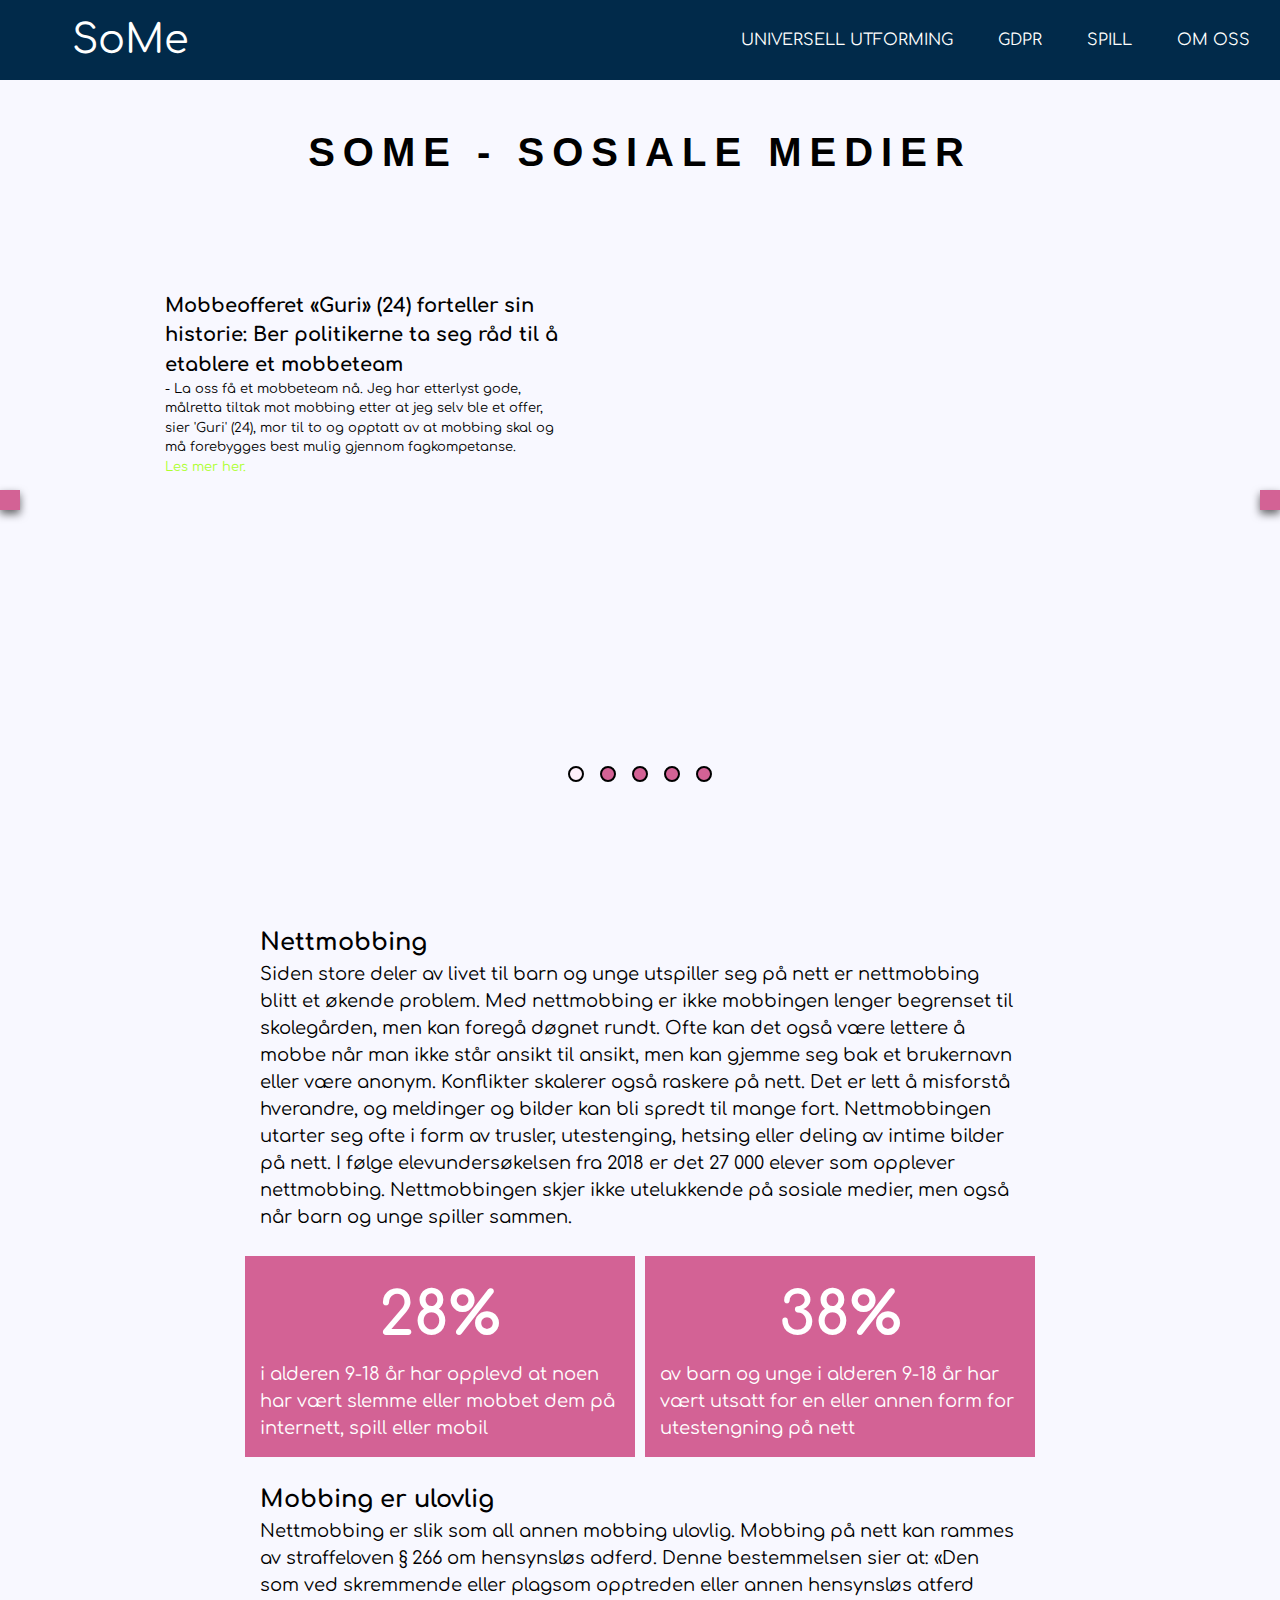
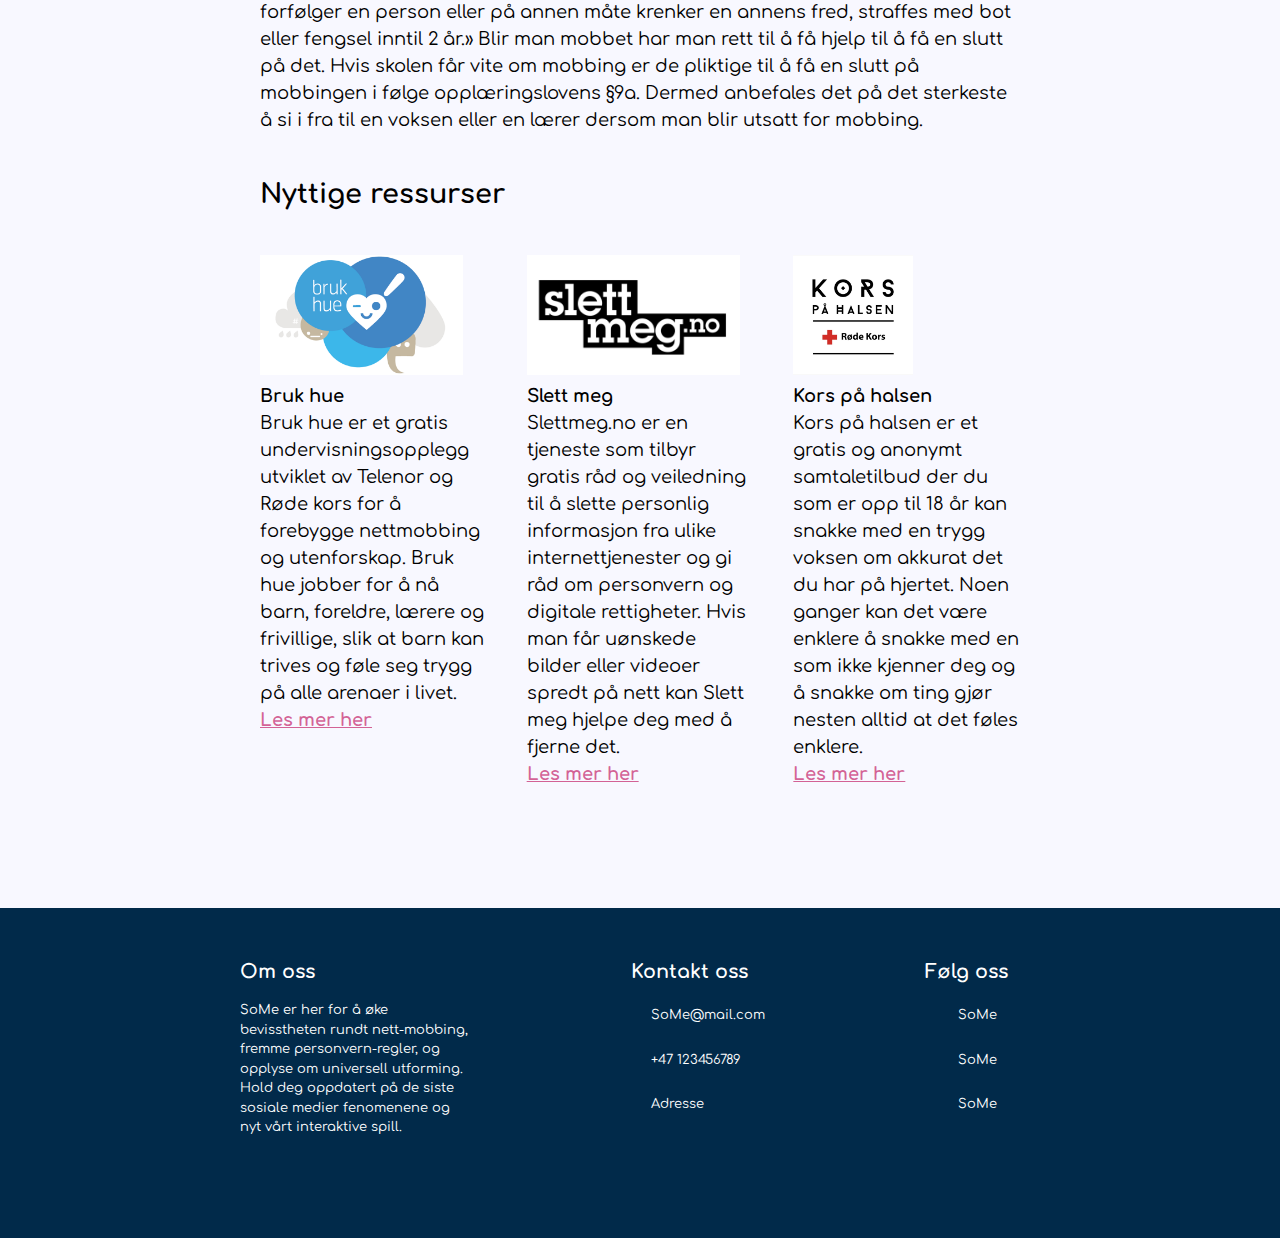
<file: index.html>
<!DOCTYPE html>
<html lang="no">

<head>
    <meta charset="UTF-8">
    <meta name="viewport" content="width=device-width, initial-scale=1.0">
    <link rel="stylesheet" href="https://cdnjs.cloudflare.com/ajax/libs/font-awesome/6.4.2/css/all.min.css"
        integrity="sha512-z3gLpd7yknf1YoNbCzqRKc4qyor8gaKU1qmn+CShxbuBusANI9QpRohGBreCFkKxLhei6S9CQXFEbbKuqLg0DA=="
        crossorigin="anonymous" referrerpolicy="no-referrer">
    <link rel="stylesheet" href="style.css">
    <link rel="stylesheet" href="slideshow.css">
    <link rel="stylesheet" href="index.css">
    <title>SoMe-prosjekt</title>

</head>



<body>
    <header>
        <nav>
            <div class="logo">
                <p>
                    <i class="fa-brands fa-slack" style="color: #ffffff;"></i><a href="index.html">SoMe</a>
                </p>
            </div>
            <div class="right-sections">
                <ul>
                    <li><a href="universiell_utforming.html">UNIVERSELL UTFORMING</a></li>
                    <li><a href="gdpr.html">GDPR</a></li>
                    <li><a href="spill.html">SPILL</a></li>
                    <li><a href="om-oss.html">OM OSS</a></li>
                </ul>
            </div>
        </nav>
    </header>

    <h1>SoME - Sosiale medier</h1>
    <section id="slideshow_m_historier">
        <div class="slideshow_container">
            <div class="tilbake_knapp"><i class="fas fa-chevron-left"></i></div>

            <div class="slides_container">
                <div class="slide">
                    <div class="mobbeoffer Guri">
                        <h2>Mobbeofferet «Guri» (24) forteller sin historie: Ber politikerne ta seg råd til å etablere
                            et mobbeteam</h2>
                        <p>- La oss få et mobbeteam nå. Jeg har etterlyst gode, målretta tiltak mot mobbing etter at jeg
                            selv ble et offer, sier 'Guri' (24), mor til to og opptatt av at mobbing skal og må
                            forebygges best mulig gjennom fagkompetanse.</p>
                        <a href="https://www.telen.no/mobbeofferet-guri-24-forteller-sin-historie-ber-politikerne-ta-seg-rad-til-a-etablere-et-mobbeteam/s/5-75-430268"
                            target="_">Les mer her.</a>
                    </div>
                </div>
                <div class="slide">
                    <div class="mobbeoffer norskjente">
                        <h2>14-åring ble mobbet på Snapchat - Håper jeg får hjelp nå</h2>
                        <p>Utfrysing og nettmobbing har lenge vært en del av hverdagen for 14-åringen fra Sandnessjøen.
                            Nå vil hun ha hjelp.</p>
                        <p>- Det kan ikke bli verre enn det er.</p>
                        <a href="https://www.helg.no/nyheter/mobbing/14-aring-ble-mobbet-pa-snapchat-haper-jeg-far-hjelp-na/s/5-24-68194"
                            target="_">Les mer her.</a>
                    </div>
                </div>
                <div class="slide">
                    <div class="mobbeoffer Villemo">
                        <h2>Villemo (14) hetses etter at hun sto fram som mobbeoffer</h2>
                        <p>For tre uker siden snakket Villemo Hatland (14) om mobbing foran flere tusen mennesker. Nå
                            blir hun kalt en løgner i sosiale medier.</p>
                        <a href="https://www.vg.no/nyheter/innenriks/i/0mpgJ/villemo-sto-frem-som-mobbeoffer-naa-blir-hun-hetset-paa-nettet"
                            target="_">Les mer her.</a>
                    </div>
                </div>
                <div class="slide">
                    <div class="mobbeoffer Amanda">
                        <h2>Funnet død etter nettmobbing - nå skal de ta bakpersonen</h2>
                        <p>Politiet setter inn store ressurser for å ta mobberne etter at Amanda (15) tok sitt eget liv.
                        </p>
                        <a href="https://www.nettavisen.no/nyheter/funnet-dod-etter-nettmobbing-na-skal-de-ta-bakpersonen/s/12-95-3492718"
                            target="_">Les mer her.</a>
                    </div>
                </div>
                <div class="slide">
                    <div class="mobbeoffer svenskjente">
                        <h2>Tror 13-åring tok sitt eget liv etter grov nettmobbing</h2>
                        <p>Svensk politi mistenker at trakassering og trusler ligger bak dødsfallet til en 13 år gammel
                            jente.</p>
                        <a href="https://www.vg.no/nyheter/utenriks/i/49w36/tror-13-aaring-tok-sitt-eget-liv-etter-grov-nettmobbing"
                            target="_">Les mer her.</a>
                    </div>
                </div>
            </div>

            <div class="neste_knapp"><i class="fas fa-chevron-right"></i></div>
        </div>

        <div class="navigasjonsprikker"></div>

        <script src="slideshow.js"></script>
    </section>

    <main>
        <section id="nettmobbing">
            <div>
                <h2> Nettmobbing </h2>

                <p> Siden store deler av livet til barn og unge utspiller seg på nett er nettmobbing blitt et økende
                    problem. Med nettmobbing er ikke mobbingen lenger begrenset til skolegården, men kan foregå døgnet
                    rundt. Ofte kan det også være lettere å mobbe når man ikke står ansikt til ansikt, men kan gjemme
                    seg
                    bak et brukernavn eller være anonym. Konflikter skalerer også raskere på nett. Det er lett å
                    misforstå
                    hverandre, og meldinger og bilder kan bli spredt til mange fort. Nettmobbingen utarter seg ofte i
                    form
                    av trusler, utestenging, hetsing eller deling av intime bilder på nett. I følge elevundersøkelsen
                    fra
                    2018 er det 27 000 elever som opplever nettmobbing. Nettmobbingen skjer ikke utelukkende på sosiale
                    medier, men også når barn og unge spiller sammen. </p>

            </div>

            <div class="statestikk">
                <h2> 28%</h2>
                <p> i alderen 9-18 år har opplevd at noen har vært slemme eller mobbet dem på internett, spill eller
                    mobil
                </p>
            </div>

            <div class="statestikk">
                <h2> 38% </h2>
                <p> av barn og unge i alderen 9-18 år har vært utsatt for en eller annen form for utestengning på nett
                </p>
            </div>

            <div>
                <h2> Mobbing er ulovlig </h2>

                <p> Nettmobbing er slik som all annen mobbing ulovlig. Mobbing på nett kan rammes av straffeloven § 266
                    om
                    hensynsløs adferd. Denne bestemmelsen sier at: «Den som ved skremmende eller plagsom opptreden eller
                    annen hensynsløs atferd forfølger en person eller på annen måte krenker en annens fred, straffes med
                    bot
                    eller fengsel inntil 2 år.» Blir man mobbet har man rett til å få hjelp til å få en slutt på det.
                    Hvis
                    skolen får vite om mobbing er de pliktige til å få en slutt på mobbingen i følge opplæringslovens
                    §9a.
                    Dermed anbefales det på det sterkeste å si i fra til en voksen eller en lærer dersom man blir utsatt
                    for
                    mobbing. </p>
            </div>
        </section>

        <section id="ressurser">
            <div>
                <h2> Nyttige ressurser</h2>
            </div>

            <div>
                <img src="bilder/bruk-hue-logo.png" alt="bruk hue logo">
                <p> <b> Bruk hue </b> </p>
                <p> Bruk hue er et gratis undervisningsopplegg utviklet av Telenor og Røde kors for å forebygge
                    nettmobbing og utenforskap. Bruk hue jobber for å nå barn, foreldre, lærere og frivillige, slik at
                    barn kan trives og føle seg trygg på alle arenaer i livet. </p>
                <a href="https://brukhue.no/" target="_blank"> <b>Les mer her</b></a>
            </div>

            <div>
                <img src="bilder/slett-meg.jpeg" alt="slett meg logo">
                <p> <b> Slett meg </b> </p>
                <p> Slettmeg.no er en tjeneste som tilbyr gratis råd og veiledning til å slette personlig informasjon
                    fra ulike internettjenester og gi råd om personvern og digitale rettigheter. Hvis man får uønskede
                    bilder eller videoer spredt på nett kan Slett meg hjelpe deg med å fjerne det. </p>
                <a href="https://slettmeg.no/" target="_blank"> <b>Les mer her</b></a>
            </div>

            <div>
                <img src="bilder/kors-paa-halsen.jpeg" alt="kors på halsen logo">
                <p> <b> Kors på halsen </b> </p>
                <p> Kors på halsen er et gratis og anonymt samtaletilbud der du som er opp til 18 år kan snakke med en
                    trygg voksen om akkurat det du har på hjertet. Noen ganger kan det være enklere å snakke med en som
                    ikke kjenner deg og å snakke om ting gjør nesten alltid at det føles enklere. </p>
                <a href="https://www.korspahalsen.no/korspahalsen" target="_blank"> <b>Les mer her</b></a>
            </div>

        </section>

    </main>

    <footer>
        <div id="footer">
            <div>
                <h4>Om oss</h4>
                <p>SoMe er her for å øke bevisstheten rundt nett-mobbing, fremme personvern-regler, og opplyse om
                    universell utforming. Hold deg oppdatert på de siste sosiale medier fenomenene og nyt vårt
                    interaktive spill.</p>
            </div>
            <div>
                <h4>Kontakt oss</h4>
                <div class="FooterContainer">
                    <i class="fa-solid fa-envelope fa-foot"></i>
                    <p>SoMe@mail.com</p>
                    <i class="fa-solid fa-phone fa-foot"></i>
                    <p>+47 123456789</p>
                    <i class="fa-solid fa-house fa-foot"></i>
                    <p>Adresse</p>
                </div>
            </div>
            <div>
                <h4>Følg oss</h4>
                <div class="FooterContainer">
                    <i class="fa-brands fa-square-twitter fa-foot"></i>
                    <p>SoMe</p>
                    <i class="fa-brands fa-instagram fa-foot"></i>
                    <p>SoMe</p>
                    <i class="fa-brands fa-facebook fa-foot"></i>
                    <p>SoMe</p>
                </div>
            </div>
        </div>
    </footer>

</body>

</html>
</file>
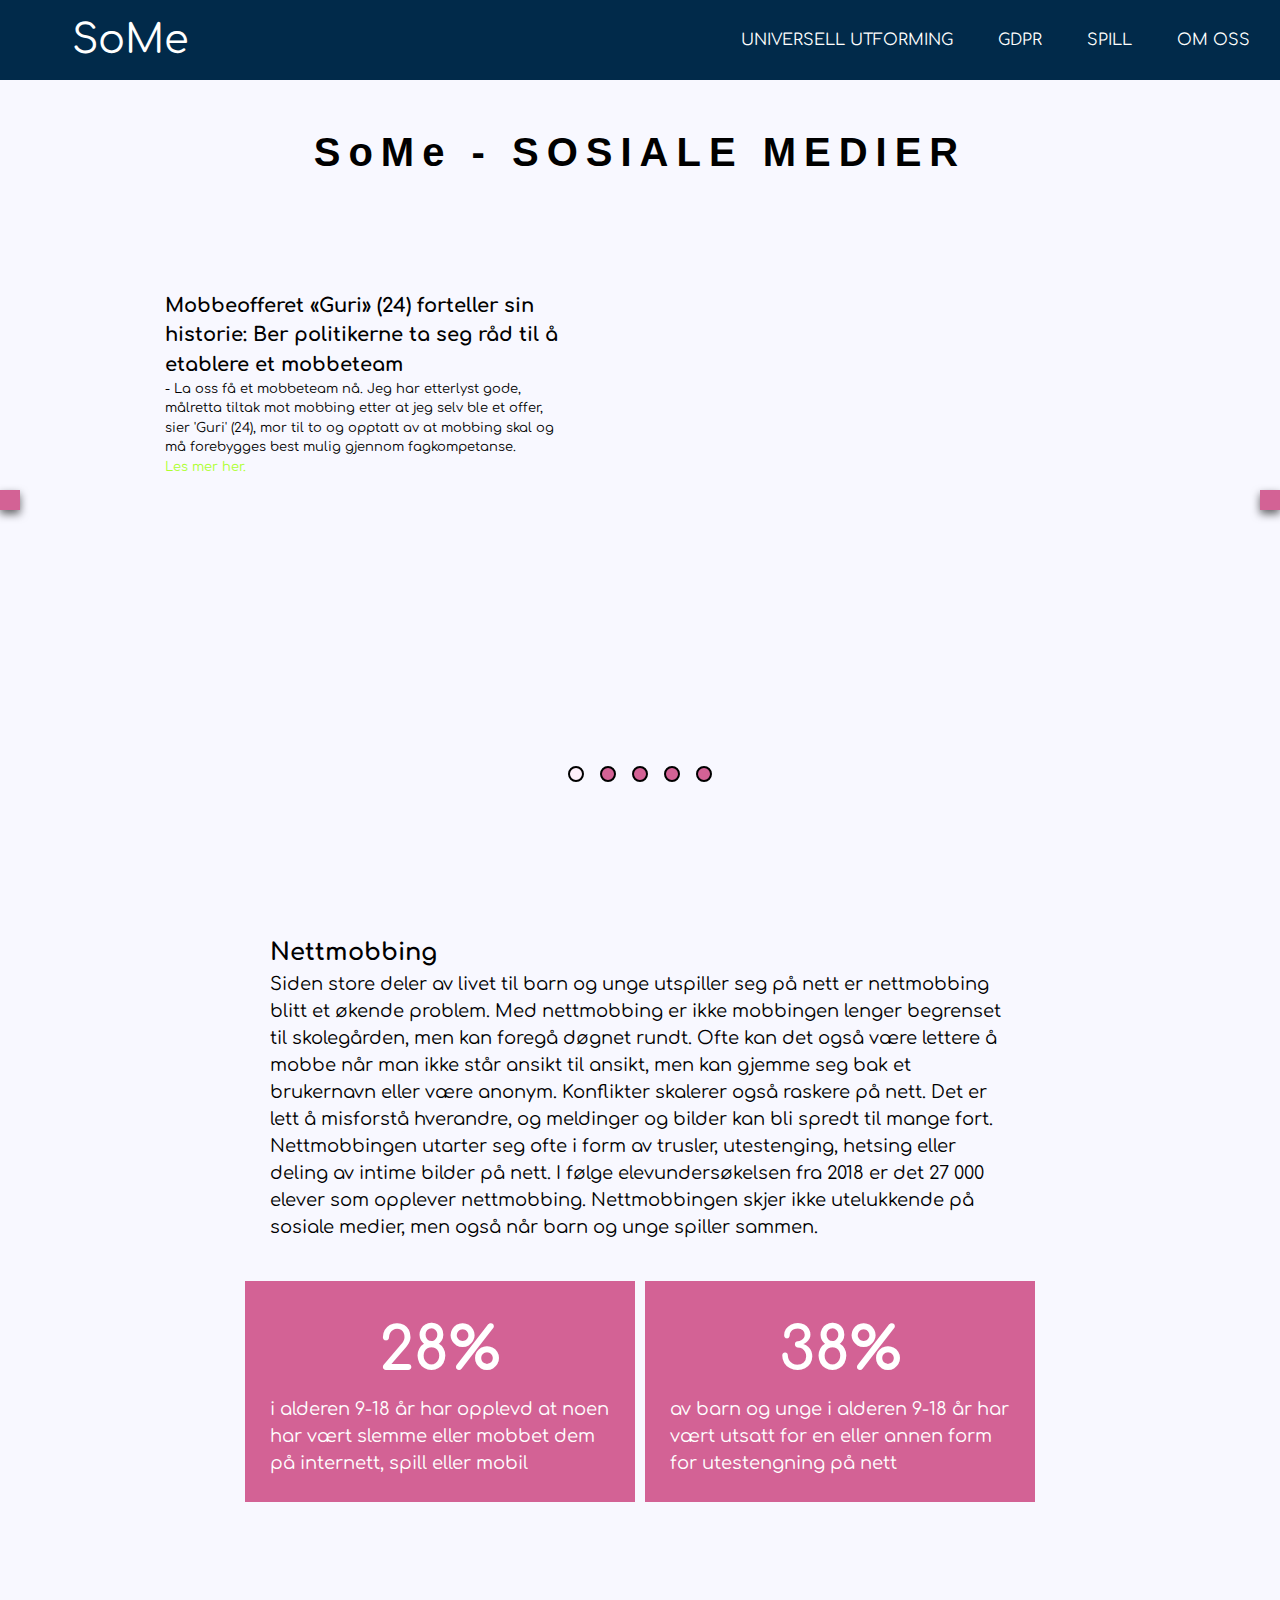
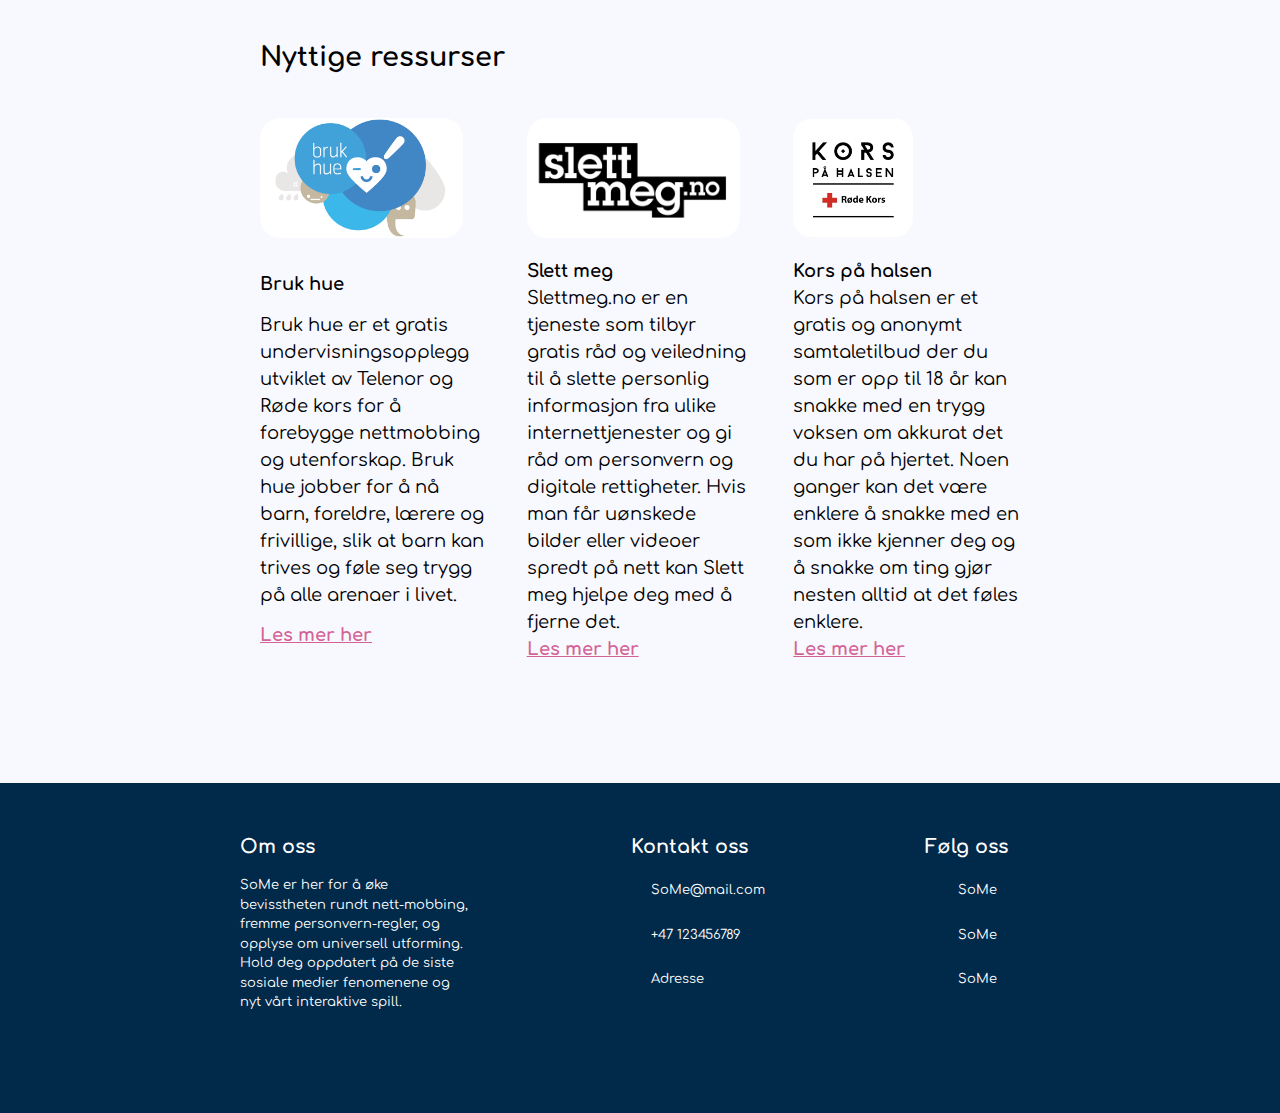
<file: index/index.html>
<!DOCTYPE html>
<html lang="no">

<head>
    <meta charset="UTF-8">
    <meta name="viewport" content="width=device-width, initial-scale=1.0">
    <link rel="stylesheet" href="https://cdnjs.cloudflare.com/ajax/libs/font-awesome/6.4.2/css/all.min.css"
        integrity="sha512-z3gLpd7yknf1YoNbCzqRKc4qyor8gaKU1qmn+CShxbuBusANI9QpRohGBreCFkKxLhei6S9CQXFEbbKuqLg0DA=="
        crossorigin="anonymous" referrerpolicy="no-referrer">
    <link rel="stylesheet" href="../style.css">
    <link rel="stylesheet" href="slideshow.css">
    <link rel="stylesheet" href="index.css">
    <script src="nav.js"></script>

    <title>SoMe-prosjekt</title>

</head>

<body>
    <header>
        <nav>
            <div class="logo">
                <p>
                    <i class="fa-brands fa-slack" style="color: #ffffff;"></i><a href="index.html">SoMe</a>
                </p>
            </div>
            <div class="right-sections">
                <ul>
                    <li><a href="../universiell-utforming/universiell_utforming.html">UNIVERSELL UTFORMING</a></li>
                    <li><a href="../gdpr/gdpr.html">GDPR</a></li>
                    <li><a href="../spill/spill.html">SPILL</a></li>
                    <li><a href="../om-oss/om-oss.html">OM OSS</a></li>
                </ul>
            </div>
            <div class="nav-toggle">&#9776;</div>
        </nav>
    </header>

    <h1>SoMe - SOSIALE MEDIER</h1>
    <section id="slideshow_m_historier">
        <div class="slideshow_container">
            <div class="tilbake_knapp"><i class="fas fa-chevron-left"></i></div>

            <div class="slides_container">
                <div class="slide">
                    <div class="mobbeoffer Guri">
                        <h2>Mobbeofferet «Guri» (24) forteller sin historie: Ber politikerne ta seg råd til å etablere
                            et mobbeteam</h2>
                        <p>- La oss få et mobbeteam nå. Jeg har etterlyst gode, målretta tiltak mot mobbing etter at jeg
                            selv ble et offer, sier 'Guri' (24), mor til to og opptatt av at mobbing skal og må
                            forebygges best mulig gjennom fagkompetanse.</p>
                        <a href="https://www.telen.no/mobbeofferet-guri-24-forteller-sin-historie-ber-politikerne-ta-seg-rad-til-a-etablere-et-mobbeteam/s/5-75-430268"
                            target="_">Les mer her.</a>
                    </div>
                </div>
                <div class="slide">
                    <div class="mobbeoffer norskjente">
                        <h2>14-åring ble mobbet på Snapchat - Håper jeg får hjelp nå</h2>
                        <p>Utfrysing og nettmobbing har lenge vært en del av hverdagen for 14-åringen fra Sandnessjøen.
                            Nå vil hun ha hjelp.</p>
                        <p>- Det kan ikke bli verre enn det er.</p>
                        <a href="https://www.helg.no/nyheter/mobbing/14-aring-ble-mobbet-pa-snapchat-haper-jeg-far-hjelp-na/s/5-24-68194"
                            target="_">Les mer her.</a>
                    </div>
                </div>
                <div class="slide">
                    <div class="mobbeoffer Villemo">
                        <h2>Villemo (14) hetses etter at hun sto fram som mobbeoffer</h2>
                        <p>For tre uker siden snakket Villemo Hatland (14) om mobbing foran flere tusen mennesker. Nå
                            blir hun kalt en løgner i sosiale medier.</p>
                        <a href="https://www.vg.no/nyheter/innenriks/i/0mpgJ/villemo-sto-frem-som-mobbeoffer-naa-blir-hun-hetset-paa-nettet"
                            target="_">Les mer her.</a>
                    </div>
                </div>
                <div class="slide">
                    <div class="mobbeoffer Amanda">
                        <h2>Funnet død etter nettmobbing - nå skal de ta bakpersonen</h2>
                        <p>Politiet setter inn store ressurser for å ta mobberne etter at Amanda (15) tok sitt eget liv.
                        </p>
                        <a href="https://www.nettavisen.no/nyheter/funnet-dod-etter-nettmobbing-na-skal-de-ta-bakpersonen/s/12-95-3492718"
                            target="_">Les mer her.</a>
                    </div>
                </div>
                <div class="slide">
                    <div class="mobbeoffer svenskjente">
                        <h2>Tror 13-åring tok sitt eget liv etter grov nettmobbing</h2>
                        <p>Svensk politi mistenker at trakassering og trusler ligger bak dødsfallet til en 13 år gammel
                            jente.</p>
                        <a href="https://www.vg.no/nyheter/utenriks/i/49w36/tror-13-aaring-tok-sitt-eget-liv-etter-grov-nettmobbing"
                            target="_">Les mer her.</a>
                    </div>
                </div>
            </div>

            <div class="neste_knapp"><i class="fas fa-chevron-right"></i></div>
        </div>

        <div class="navigasjonsprikker"></div>

        <script src="slideshow.js"></script>
    </section>

    <main>
        <section id="nettmobbing">
            <div>
                <h2> Nettmobbing </h2>

                <p> Siden store deler av livet til barn og unge utspiller seg på nett er nettmobbing blitt et økende
                    problem. Med nettmobbing er ikke mobbingen lenger begrenset til skolegården, men kan foregå døgnet
                    rundt. Ofte kan det også være lettere å mobbe når man ikke står ansikt til ansikt, men kan gjemme
                    seg
                    bak et brukernavn eller være anonym. Konflikter skalerer også raskere på nett. Det er lett å
                    misforstå
                    hverandre, og meldinger og bilder kan bli spredt til mange fort. Nettmobbingen utarter seg ofte i
                    form
                    av trusler, utestenging, hetsing eller deling av intime bilder på nett. I følge elevundersøkelsen
                    fra
                    2018 er det 27 000 elever som opplever nettmobbing. Nettmobbingen skjer ikke utelukkende på sosiale
                    medier, men også når barn og unge spiller sammen. </p>

            </div>

            <div class="statestikk">
                <h2> 28%</h2>
                <p> i alderen 9-18 år har opplevd at noen har vært slemme eller mobbet dem på internett, spill eller
                    mobil
                </p>
            </div>

            <div class="statestikk">
                <h2> 38% </h2>
                <p> av barn og unge i alderen 9-18 år har vært utsatt for en eller annen form for utestengning på nett
                </p>
            </div>

            <div id="paragraf">

                <i class="fa-solid fa-angles-down"></i>
            </div>

            <div id="ulovlig">
                <h2> Mobbing er ulovlig </h2>

                <p> Nettmobbing er slik som all annen mobbing ulovlig. Mobbing på nett kan rammes av straffeloven § 266
                    om
                    hensynsløs adferd. Denne bestemmelsen sier at: «Den som ved skremmende eller plagsom opptreden eller
                    annen hensynsløs atferd forfølger en person eller på annen måte krenker en annens fred, straffes med
                    bot
                    eller fengsel inntil 2 år.» Blir man mobbet har man rett til å få hjelp til å få en slutt på det.
                    Hvis
                    skolen får vite om mobbing er de pliktige til å få en slutt på mobbingen i følge opplæringslovens
                    §9a.
                    Dermed anbefales det på det sterkeste å si i fra til en voksen eller en lærer dersom man blir utsatt
                    for
                    mobbing. </p>
                <i class="fa-solid fa-section"></i>
            </div>
        </section>

        <section id="ressurser">
            <div>
                <h2> Nyttige ressurser</h2>
            </div>

            <div>
                <img src="../bilder/bruk-hue-logo.png" alt="bruk hue logo">
                <p> <b> Bruk hue </b> </p>
                <p> Bruk hue er et gratis undervisningsopplegg utviklet av Telenor og Røde kors for å forebygge
                    nettmobbing og utenforskap. Bruk hue jobber for å nå barn, foreldre, lærere og frivillige, slik at
                    barn kan trives og føle seg trygg på alle arenaer i livet. </p>
                <a href="https://brukhue.no/" target="_blank"> <b>Les mer her</b></a>
            </div>

            <div>
                <img src="../bilder/slett-meg.jpeg" alt="slett meg logo">
                <p> <b> Slett meg </b> </p>
                <p> Slettmeg.no er en tjeneste som tilbyr gratis råd og veiledning til å slette personlig informasjon
                    fra ulike internettjenester og gi råd om personvern og digitale rettigheter. Hvis man får uønskede
                    bilder eller videoer spredt på nett kan Slett meg hjelpe deg med å fjerne det. </p>
                <a href="https://slettmeg.no/" target="_blank"> <b>Les mer her</b></a>
            </div>

            <div>
                <img src="../bilder/kors-paa-halsen.jpeg" alt="kors på halsen logo">
                <p> <b> Kors på halsen </b> </p>
                <p> Kors på halsen er et gratis og anonymt samtaletilbud der du som er opp til 18 år kan snakke med en
                    trygg voksen om akkurat det du har på hjertet. Noen ganger kan det være enklere å snakke med en som
                    ikke kjenner deg og å snakke om ting gjør nesten alltid at det føles enklere. </p>
                <a href="https://www.korspahalsen.no/korspahalsen" target="_blank"> <b>Les mer her</b></a>
            </div>

        </section>

    </main>

    <footer>
        <div id="footer">
            <div class="om-oss">
                <h4>Om oss</h4>
                <p>SoMe er her for å øke bevisstheten rundt nett-mobbing, fremme personvern-regler, og opplyse om
                    universell utforming. Hold deg oppdatert på de siste sosiale medier fenomenene og nyt vårt
                    interaktive spill.</p>
            </div>
            <div>
                <h4>Kontakt oss</h4>
                <div class="FooterContainer">
                    <i class="fa-solid fa-envelope fa-foot"></i>
                    <p>SoMe@mail.com</p>
                    <i class="fa-solid fa-phone fa-foot"></i>
                    <p>+47 123456789</p>
                    <i class="fa-solid fa-house fa-foot"></i>
                    <p>Adresse</p>
                </div>
            </div>
            <div>
                <h4>Følg oss</h4>
                <div class="FooterContainer">
                    <i class="fa-brands fa-square-twitter fa-foot"></i>
                    <p>SoMe</p>
                    <i class="fa-brands fa-instagram fa-foot"></i>
                    <p>SoMe</p>
                    <i class="fa-brands fa-facebook fa-foot"></i>
                    <p>SoMe</p>
                </div>
            </div>
        </div>
    </footer>
    <script src="lesmer.js"></script>
</body>

</html>
</file>
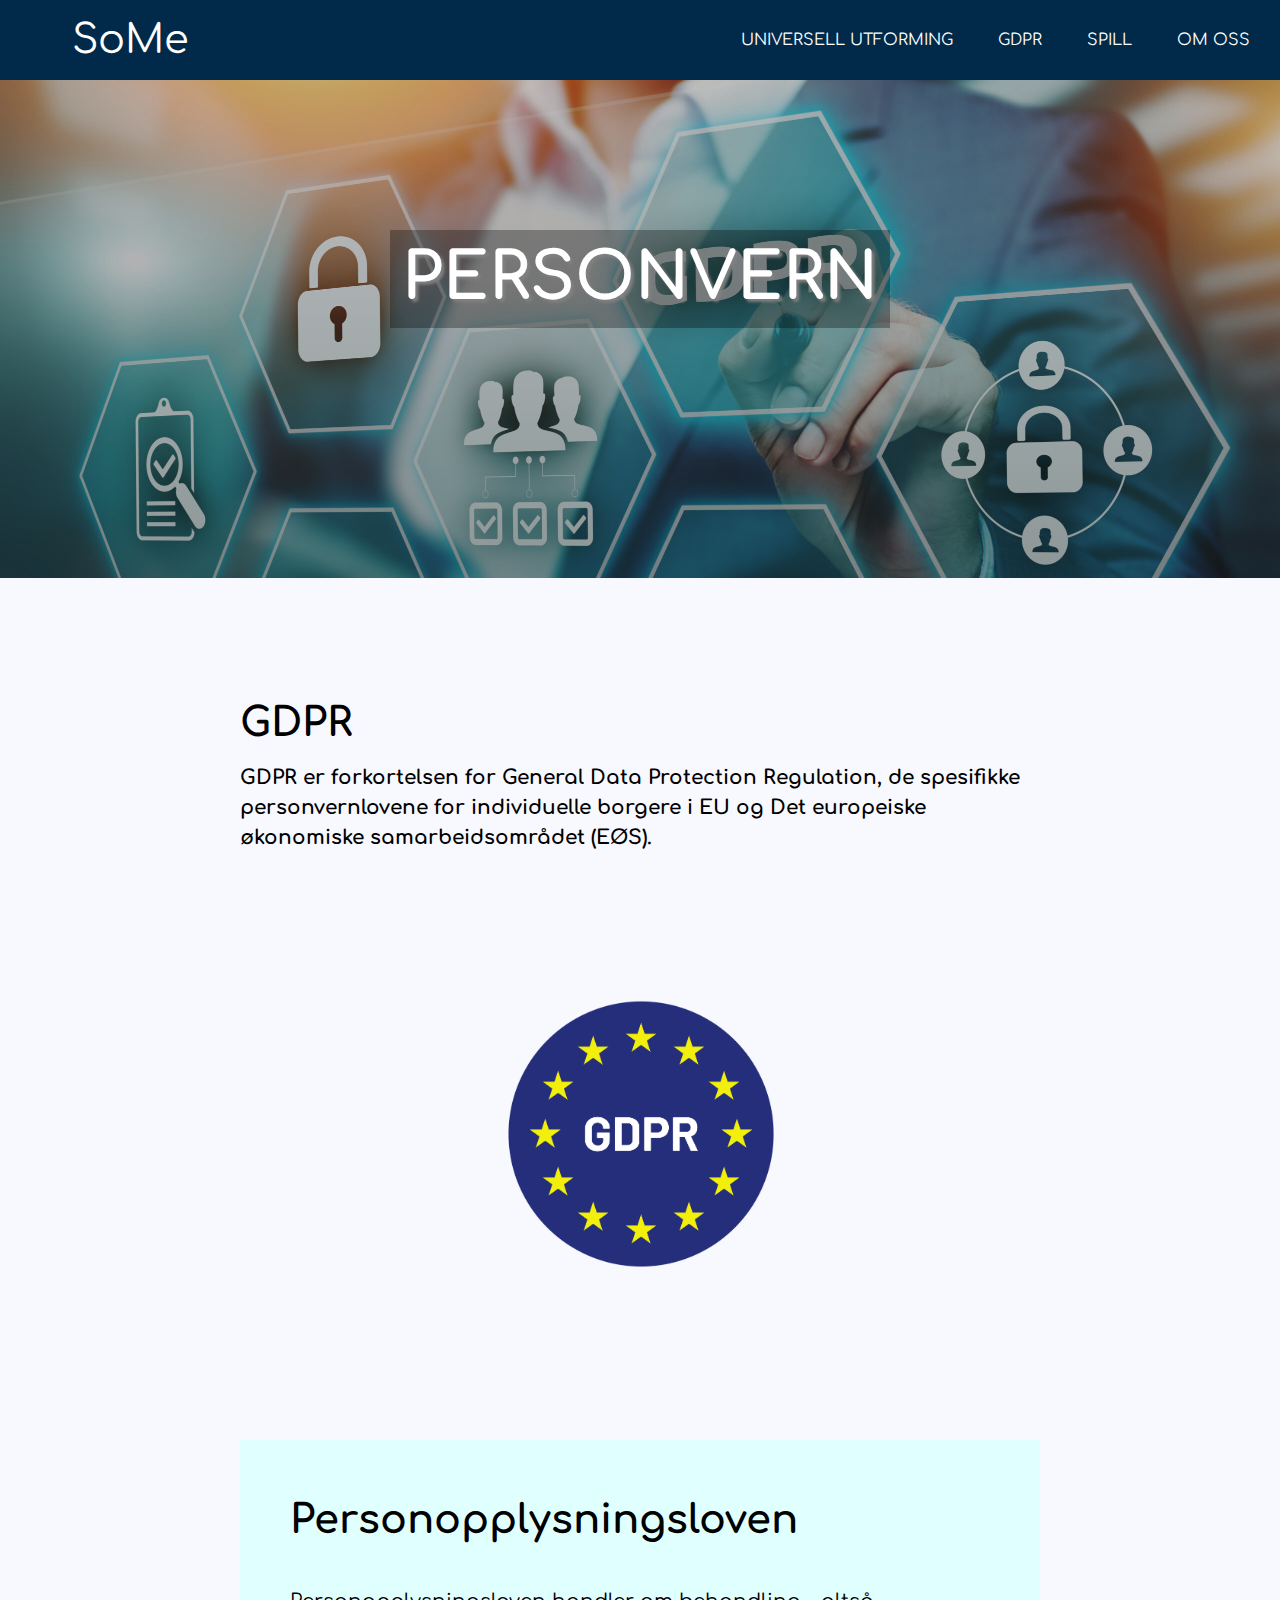
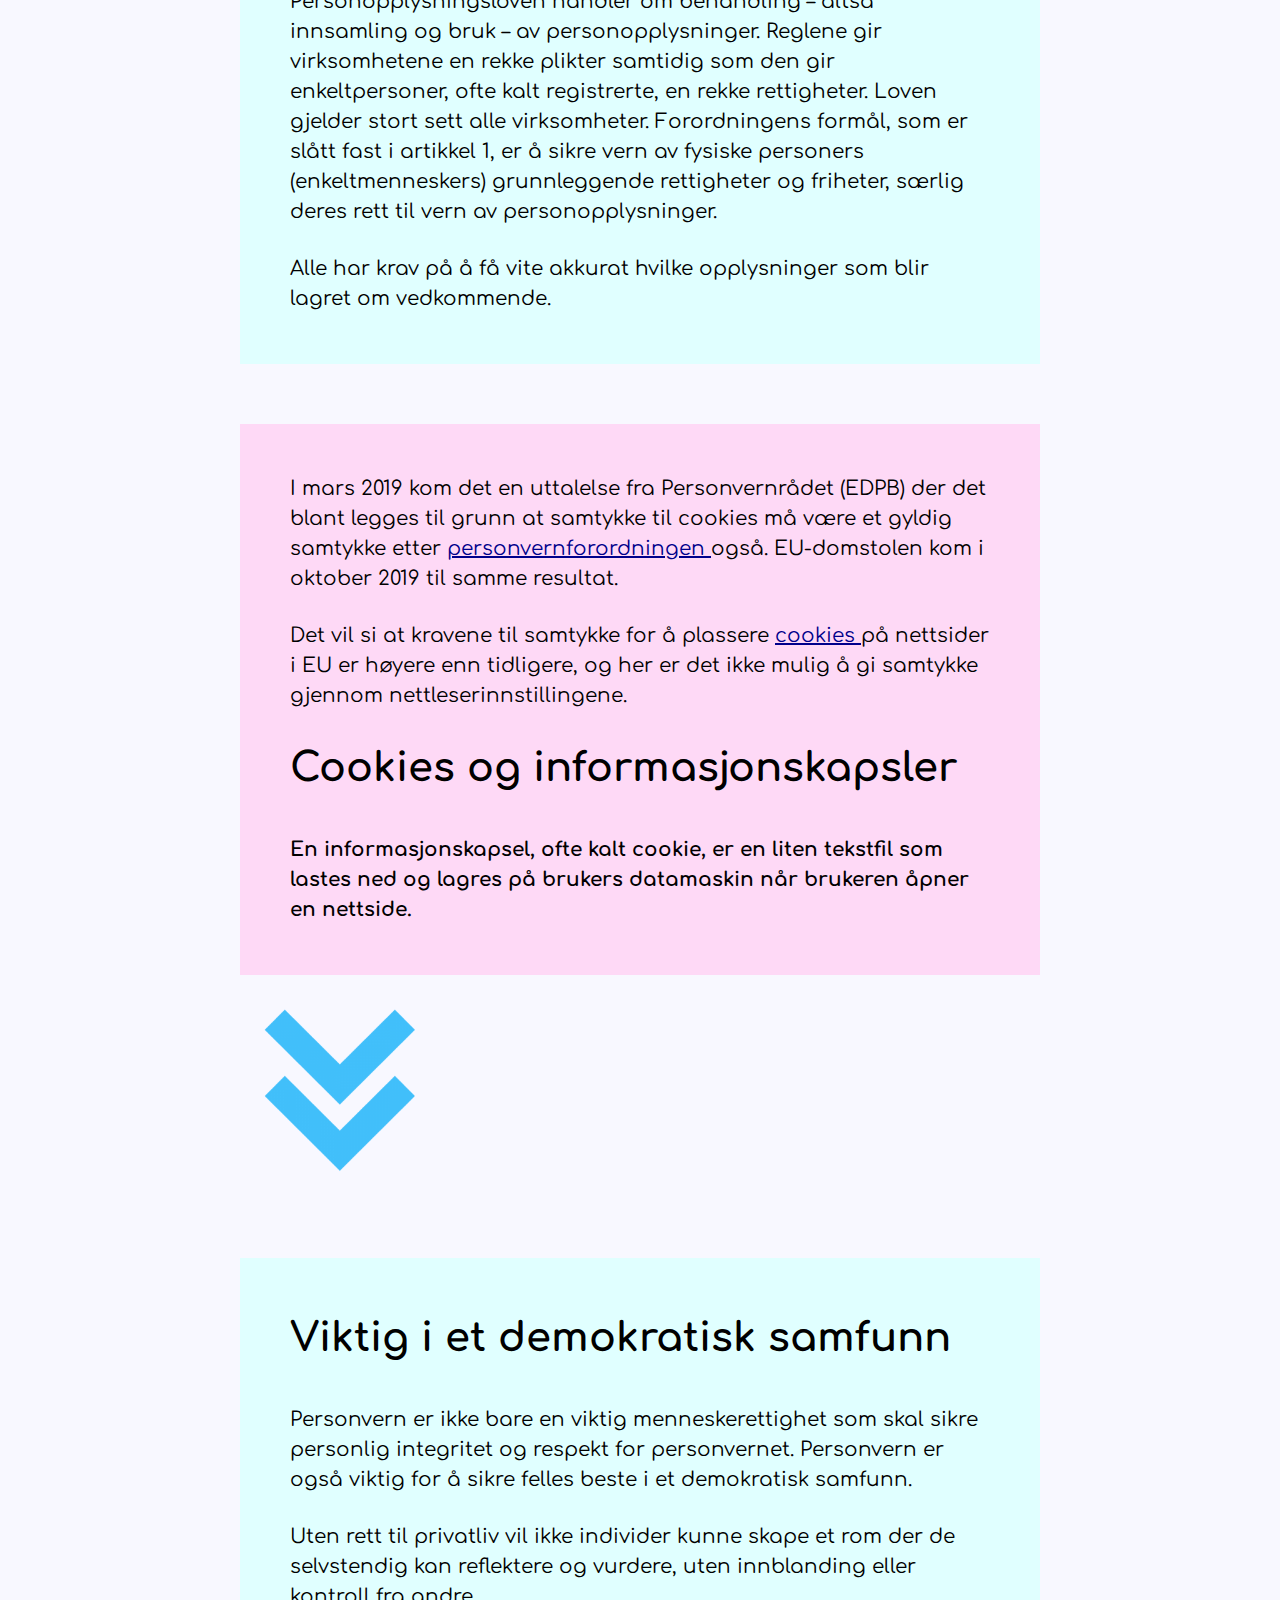
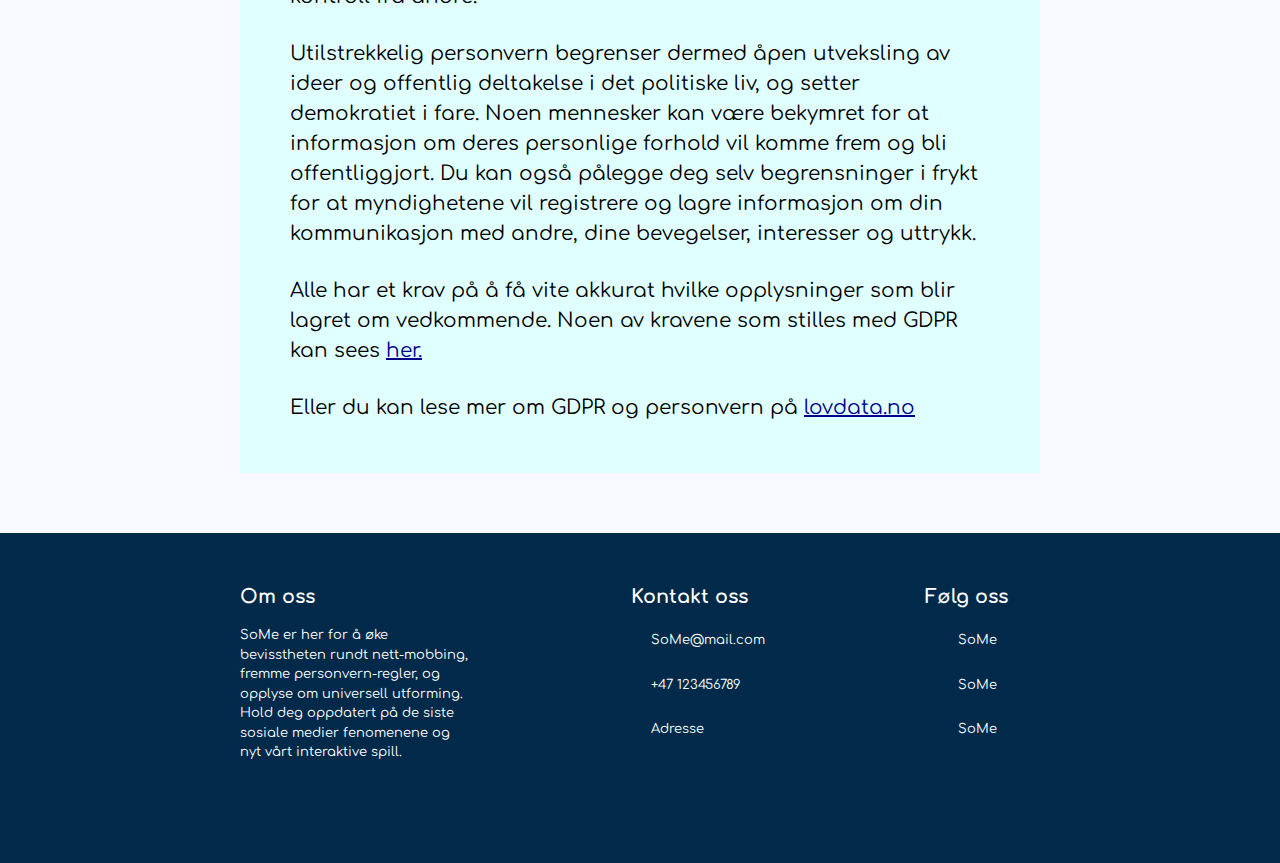
<file: gdpr.html>
<!DOCTYPE html>
<html lang="no">

<head>
    <meta charset="UTF-8">
    <meta name="viewport" content="width=device-width, initial-scale=1.0">
    <link rel="stylesheet" href="https://cdnjs.cloudflare.com/ajax/libs/font-awesome/6.4.2/css/all.min.css"
        integrity="sha512-z3gLpd7yknf1YoNbCzqRKc4qyor8gaKU1qmn+CShxbuBusANI9QpRohGBreCFkKxLhei6S9CQXFEbbKuqLg0DA=="
        crossorigin="anonymous" referrerpolicy="no-referrer">
    <title> Personvern </title>
    <link rel="stylesheet" href="style.css">
    <link rel="stylesheet" href="gdpr.css">
</head>

<body>

    <header>
        <nav>
            <div class="logo">
                <p>

                    <i class="fa-brands fa-slack" style="color: #ffffff;"></i><a href="index.html">SoMe</a>
                </p>
            </div>
            <div class="right-sections">
                <ul>
                    <li><a href="universiell_utforming.html">UNIVERSELL UTFORMING</a></li>
                    <li><a href="gdpr.html">GDPR</a></li>
                    <li><a href="spill.html">SPILL</a></li>
                    <li><a href="om-oss.html">OM OSS</a></li>
                </ul>
            </div>
        </nav>
    </header>

    <section id="hero">
        <h1> PERSONVERN </h1>
    </section>

    <main>
        <h2> GDPR </h2>
        <p id="definition"> GDPR er forkortelsen for General Data Protection Regulation, de spesifikke personvernlovene
            for individuelle
            borgere i EU og Det europeiske økonomiske samarbeidsområdet (EØS).</p>

        <section id="GDPR">
            <div id="GDPR_sirkel">
                <div class="image-container">
                    <img src="bilder/GDPR-logo.png" alt="Felles bilde" id="main-image">
                    <div class="overlay"></div>
                </div>

                <div class="icon-box" id="icon-box-1">
                    <i class="fa-solid fa-lock"></i>
                    <h2>Bøter av inntil 4% av omsetningen</h2>
                    <p>Organisasjoner som bryter med GDPR kan bli bøtelagt med opptil 4 % av den årlige globale
                        omsetningen
                        eller 20 millioner euro</p>
                </div>

                <div class="icon-box" id="icon-box-2">
                    <i class="fa-solid fa-globe"></i>
                    <h2>Økt territoriell omfang</h2>
                    <p>Gjelder for ethvert selskap som behandler personopplysninger om EU-borgere, uavhengig av steder
                    </p>
                </div>

                <div class="icon-box" id="icon-box-3">
                    <i class="fa-solid fa-user-check"></i>
                    <h2>Samtykke er viktig!</h2>
                    <p>Eksplisitt samtykke må gis i en forståelig og lett tilgjengelig form</p>
                </div>

                <div class="icon-box" id="icon-box-4">
                    <i class="fa-solid fa-lock"></i>
                    <h2>Rett til tilgang og portabilitet</h2>
                    <p>Brukere kan spørre om og hvordan deres personopplysninger blir behandlet</p>
                </div>

                <div class="icon-box" id="icon-box-5">
                    <i class="fa-solid fa-stopwatch"></i>
                    <h2>Bruddvarsel innen 72 timer</h2>
                    <p>Brudd må rapporteres innen 72 timer etter at de først ble kjent med bruddet</p>
                </div>

                <div class="icon-box" id="icon-box-6">
                    <i class="fa-solid fa-lock"></i>
                    <h2>Personvern ved design</h2>
                    <p>Databeskyttelse fra begynnelsen av utformingen av systemene, snarere enn en retrospektiv tillegg
                    </p>
                </div>

                <div class="icon-box" id="icon-box-7">
                    <i class="fa-solid fa-key"></i>
                    <h2>Rett til å bli glemt</h2>
                    <p>Gir den registrerte rett til å få behandlingsansvarlig til å slette hans/hennes
                        personopplysninger
                        (og potensielt også tredjeparter)</p>
                </div>

                <div class="icon-box" id="icon-box-8">
                    <i class="fa-solid fa-user-lock"></i>
                    <h2>Obligatoriske databeskyttelsesansvarlige</h2>
                    <p>Oppnevnt i visse tilfeller, for å legge til rette for at selskapene trenger å demonstrere
                        GDPR-samsvar</p>
                </div>
            </div>
            <div id="tekstboks_gdpr"></div>
        </section>

        <br>
        <section id="personvern">
            <h2>Personopplysningsloven </h2>
            <br>
            <p> Personopplysningsloven handler om behandling – altså innsamling og bruk – av personopplysninger. Reglene
                gir virksomhetene en rekke plikter samtidig som den gir enkeltpersoner, ofte kalt registrerte, en rekke
                rettigheter. Loven gjelder stort sett alle virksomheter. Forordningens formål, som er slått fast i
                artikkel 1, er å sikre vern av fysiske personers (enkeltmenneskers) grunnleggende rettigheter og
                friheter, særlig deres rett til vern av personopplysninger.</p> <br>
            <p> Alle har krav på å få vite akkurat hvilke opplysninger som blir lagret om vedkommende. </p>
        </section>

        <section id="cookies-intro">
            <p> I mars 2019 kom det en uttalelse fra Personvernrådet (EDPB) der det blant legges til grunn at samtykke
                til cookies må være et gyldig samtykke etter <a class="videreføring" href="#personvern">
                    personvernforordningen </a> også. EU-domstolen kom i oktober
                2019 til samme resultat. </p> <br>
            <p> Det vil si at kravene til samtykke for å plassere <a class="videreføring" href="#cookies"> cookies </a>
                på nettsider i EU er høyere enn tidligere, og her
                er det ikke mulig å gi samtykke gjennom nettleserinnstillingene.</p> <br>
            <h2>Cookies og informasjonskapsler</h2> <br>
            <p id="definition">En informasjonskapsel, ofte kalt cookie, er en liten tekstfil som lastes ned og lagres på
                brukers datamaskin når brukeren åpner en nettside.</p>
        </section>


        <img id="arrow" src="bilder/arrow.png" alt="arrow">
        <section id="cookies" class="hidden">
            <h2>Cookies</h2>
            <br>
            <p> Informasjonskapselen brukes for eksempel til å lagre innloggingsdetaljer, registrere hvor brukeren
                beveger seg rundt på nettstedet eller huske handlekurv i nettbutikker. Den som står bak
                informasjonskapselen, altså den behandlingsansvarlige, kan tilpasse tjenestene sine ut fra informasjonen
                som lagres.</p>
        </section>

        <section id="personvern">
            <h2> Viktig i et demokratisk samfunn </h2>
            <br>
            <p> Personvern er ikke bare en viktig menneskerettighet som skal sikre personlig integritet og respekt for
                personvernet. Personvern er også viktig for å sikre felles beste i et demokratisk samfunn. </p> <br>
            <p> Uten rett til privatliv vil ikke individer kunne skape et rom der de selvstendig kan reflektere og
                vurdere, uten innblanding eller kontroll fra andre.</p>
            <br>
            <p> Utilstrekkelig personvern begrenser dermed åpen utveksling av ideer og offentlig deltakelse i det
                politiske liv, og setter demokratiet i fare. Noen mennesker kan være bekymret for at informasjon om
                deres personlige forhold vil komme frem og bli offentliggjort. Du kan også pålegge deg selv
                begrensninger i frykt for at myndighetene vil registrere og lagre informasjon om din kommunikasjon med
                andre, dine bevegelser, interesser og uttrykk.</p> <br>
            <p> Alle har et krav på å få vite akkurat hvilke opplysninger som blir lagret om vedkommende. Noen av
                kravene som stilles med GDPR kan sees <a class="videreføring" href="#GDPR"> her. </a></p>
            <br>
            <p> Eller du kan lese mer om GDPR og personvern på <a class="videreføring"
                    href="https://lovdata.no/dokument/NL/lov/2018-06-15-38/KAPITTEL_gdpr#KAPITTEL_gdpr"> lovdata.no </a>
            </p>
        </section>


    </main>

    <footer>
        <div id="footer">
            <div>
                <h4>Om oss</h4>
                <p>SoMe er her for å øke bevisstheten rundt nett-mobbing, fremme personvern-regler, og opplyse om
                    universell utforming. Hold deg oppdatert på de siste sosiale medier fenomenene og nyt vårt
                    interaktive spill. </p>
            </div>
            <div>
                <h4>Kontakt oss</h4>
                <div class="FooterContainer">
                    <i class="fa-solid fa-envelope fa-foot"></i>
                    <p>SoMe@mail.com</p>
                    <i class="fa-solid fa-phone fa-foot"></i>
                    <p>+47 123456789</p>
                    <i class="fa-solid fa-house fa-foot"></i>
                    <p>Adresse</p>
                </div>
            </div>
            <div>
                <h4>Følg oss</h4>
                <div class="FooterContainer">
                    <i class="fa-brands fa-square-twitter fa-foot"></i>
                    <p>SoMe</p>
                    <i class="fa-brands fa-instagram fa-foot"></i>
                    <p>SoMe</p>
                    <i class="fa-brands fa-facebook fa-foot"></i>
                    <p>SoMe</p>
                </div>
            </div>
        </div>
    </footer>

    <script src="script-gdpr.js"></script>
</body>

</html>
</file>
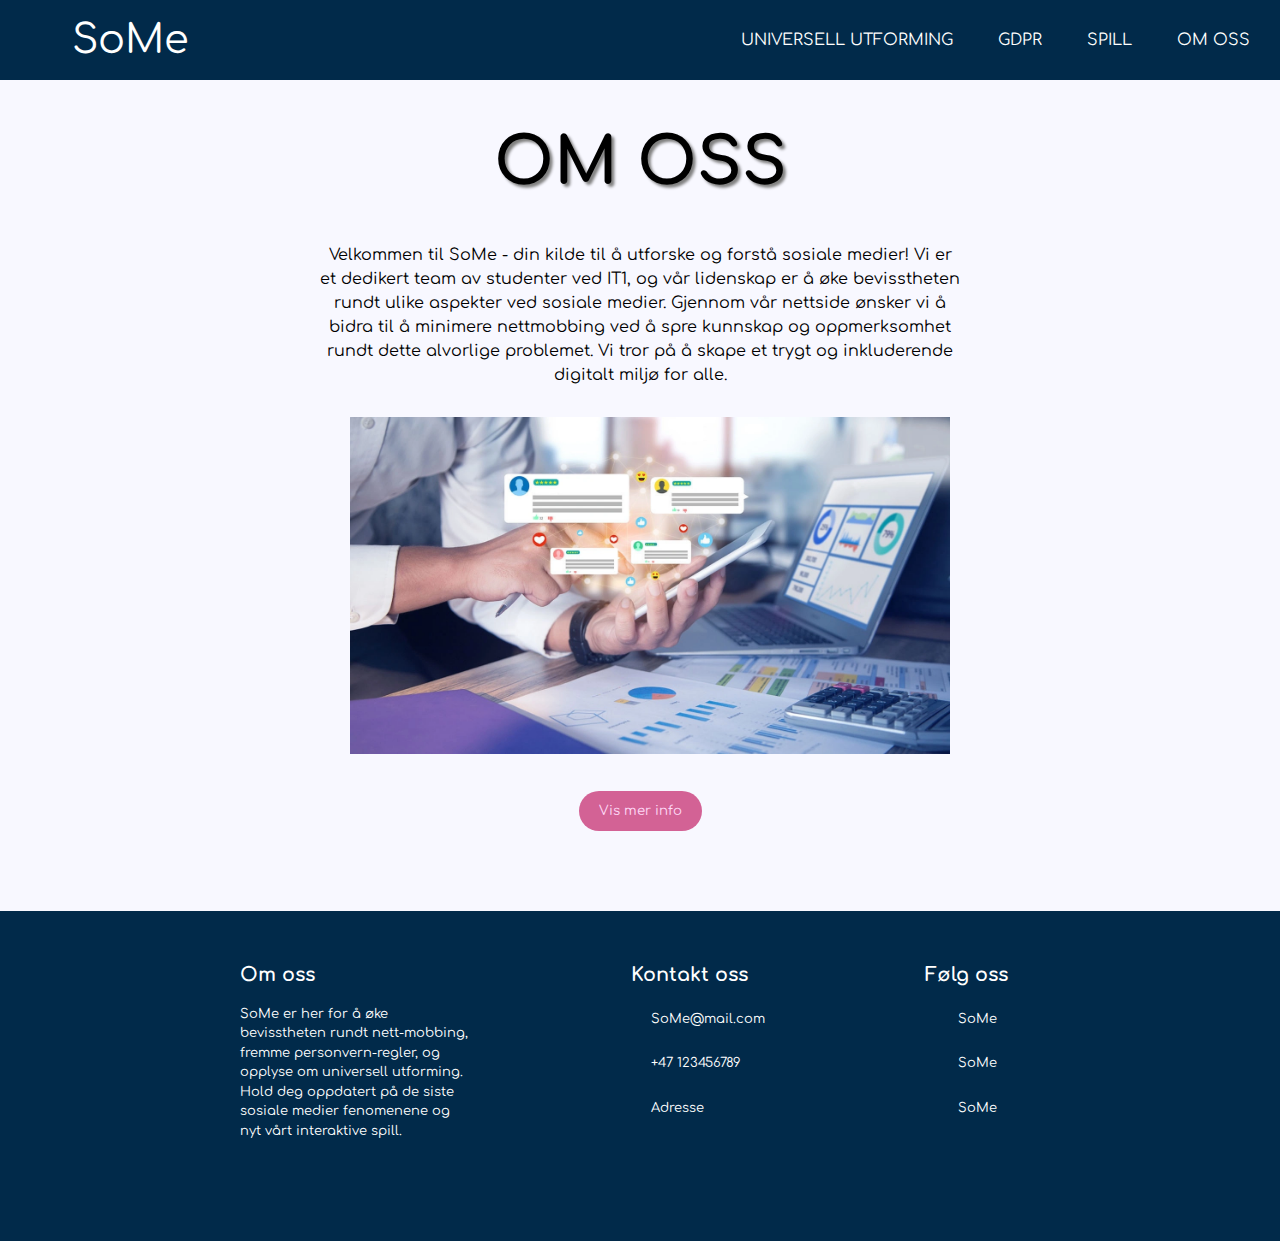
<file: om-oss.html>
<!DOCTYPE html>
<html lang="en">

<head>
  <meta charset="UTF-8">
  <meta name="viewport" content="width=device-width, initial-scale=1.0">
  <link rel="stylesheet" href="style.css">
  <link rel="stylesheet" href="om-oss.css">
  <link rel="stylesheet" href="https://cdnjs.cloudflare.com/ajax/libs/font-awesome/6.4.2/css/all.min.css"
    integrity="sha512-z3gLpd7yknf1YoNbCzqRKc4qyor8gaKU1qmn+CShxbuBusANI9QpRohGBreCFkKxLhei6S9CQXFEbbKuqLg0DA=="
    crossorigin="anonymous" referrerpolicy="no-referrer">


  <title>OM OSS</title>
  
 

</head>

<body>
  <header>
    <nav>
      <div class="logo">
        <p>
          <i class="fa-brands fa-slack" style="color: #ffffff;"></i><a href="index.html">SoMe</a>
        </p>
      </div>
      <div class="right-sections">
        <ul>
          <li><a href="universiell_utforming.html">UNIVERSELL UTFORMING</a></li>
          <li><a href="gdpr.html">GDPR</a></li>
          <li><a href="spill.html">SPILL</a></li>
          <li><a href="om-oss.html">OM OSS</a></li>
        </ul>
      </div>
    </nav>
  </header>

  <main>
    <section id="om-oss">

      <h1>OM OSS</h1>

      <p>Velkommen til SoMe - din kilde til å utforske og forstå sosiale medier!
        Vi er et dedikert team av studenter ved IT1, og vår lidenskap er å øke bevisstheten rundt ulike aspekter ved
        sosiale medier.
        Gjennom vår nettside ønsker vi å bidra til å minimere nettmobbing ved å spre kunnskap og oppmerksomhet rundt
        dette alvorlige problemet.
        Vi tror på å skape et trygt og inkluderende digitalt miljø for alle.
      </p>

      <img src="bilder/mannmedmobil.webp"> <br>

      <button id="toggle-button">Vis mer info</button>

      <div id="extra-info" style="display: none;">

        <p>
          I tillegg til å adressere nettmobbing, fokuserer vi også på viktigheten av personvern. På vår nettside kan du
          utforske ulike personvernregler og lære hvordan du kan beskytte dine personlige data i den digitale verden.
          Universell utforming er en annen viktig verdi for oss. Vi tror på å gjøre sosiale medier tilgjengelige for
          alle, uavhengig av fysiske eller kognitive evner. Derfor oppfordrer vi til å ta hensyn til universell
          utforming i utviklingen av sosiale medier og digitalt innhold.
          Vi holder også deg oppdatert på ulike fenomener på sosiale medier, slik som "ghosting" og "reading", slik at
          du kan være oppdatert på det siste innen digital kultur.
          Til slutt, for litt moro, kan du utforske spillseksjonen vår som tar deg gjennom en interaktiv opplevelse av
          SoMe-verdenen.
          Takk for at du besøker SoMe. Vi håper du finner vår nettside informativ, engasjerende og underholdende!

        </p>

      </div>


    </section>
  </main>

  <script>
  document.getElementById('toggle-button').addEventListener('click', function () {
      const extraInfo = document.getElementById('extra-info');
      if (extraInfo.style.display === 'none') {
        extraInfo.style.display = 'block';
        document.getElementById('toggle-button').textContent = 'Skjul ekstra info';
      } else {
        extraInfo.style.display = 'none';
        document.getElementById('toggle-button').textContent = 'Vis ekstra info';
      }
    });</script>

  <footer>
    <div id="footer">
      <div>
        <h4>Om oss</h4>
        <p>SoMe er her for å øke bevisstheten rundt nett-mobbing, fremme personvern-regler, og opplyse om
          universell utforming. Hold deg oppdatert på de siste sosiale medier fenomenene og nyt vårt
          interaktive spill.</p>
      </div>
      <div>
        <h4>Kontakt oss</h4>
        <div class="FooterContainer">
          <i class="fa-solid fa-envelope fa-foot"></i>
          <p>SoMe@mail.com</p>
          <i class="fa-solid fa-phone fa-foot"></i>
          <p>+47 123456789</p>
          <i class="fa-solid fa-house fa-foot"></i>
          <p>Adresse</p>
        </div>
      </div>
      <div>
        <h4>Følg oss</h4>
        <div class="FooterContainer">
          <i class="fa-brands fa-square-twitter fa-foot"></i>
          <p>SoMe</p>
          <i class="fa-brands fa-instagram fa-foot"></i>
          <p>SoMe</p>
          <i class="fa-brands fa-facebook fa-foot"></i>
          <p>SoMe</p>
        </div>
      </div>
    </div>
  </footer>



</body>

</html>
</file>
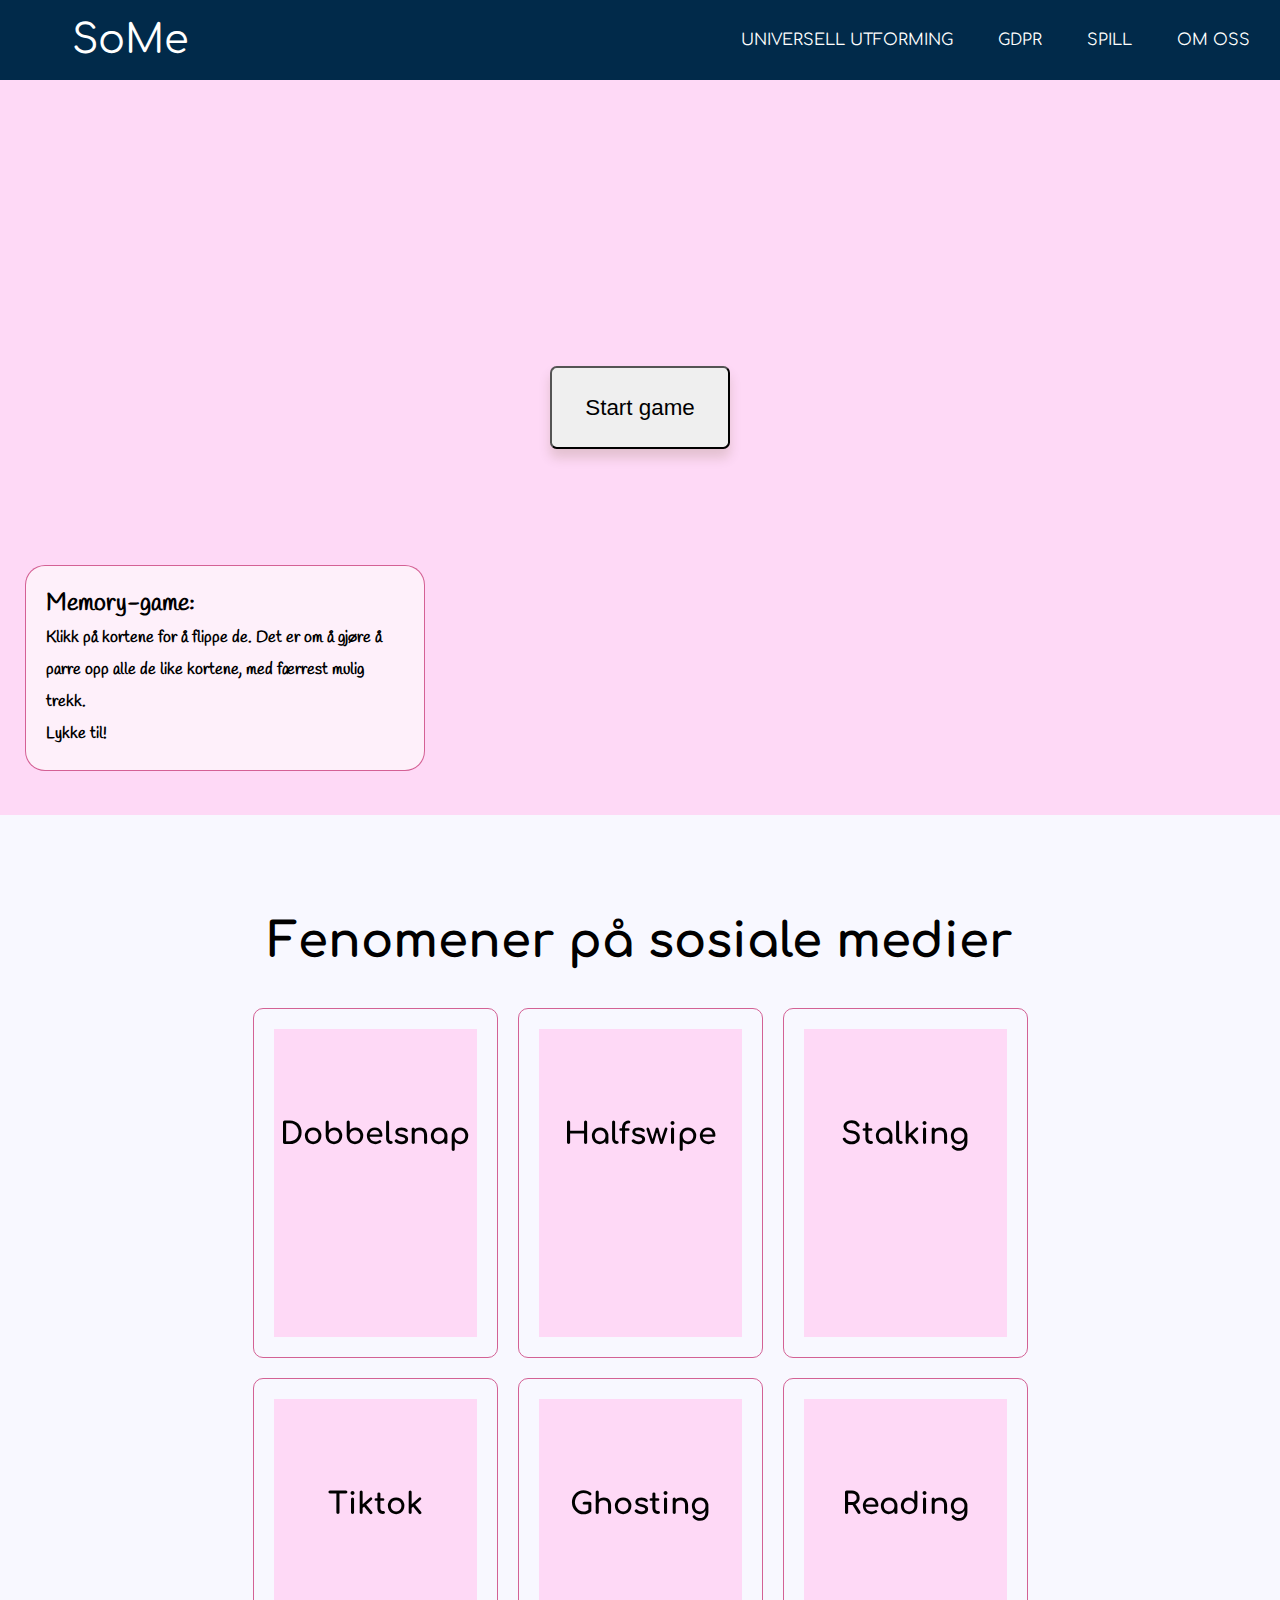
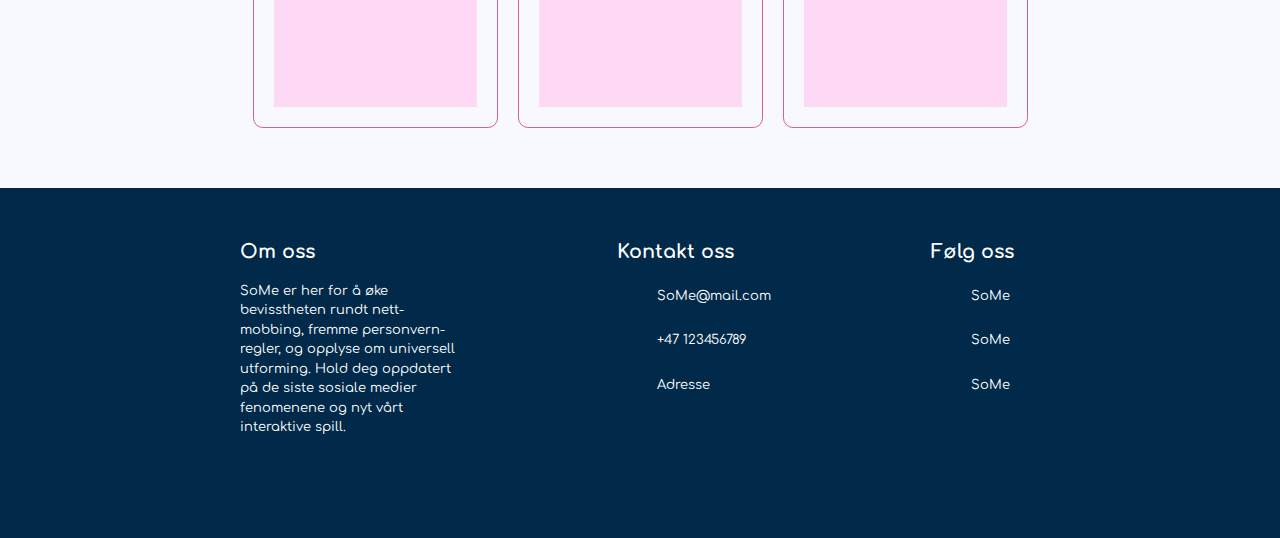
<file: spill.html>
<!DOCTYPE html>
<html lang="no">

<head>
    <meta charset="UTF-8">
    <meta name="viewport" content="width=device-width, initial-scale=1.0">
    <link rel="stylesheet" href="https://cdnjs.cloudflare.com/ajax/libs/font-awesome/6.4.2/css/all.min.css"
        integrity="sha512-z3gLpd7yknf1YoNbCzqRKc4qyor8gaKU1qmn+CShxbuBusANI9QpRohGBreCFkKxLhei6S9CQXFEbbKuqLg0DA=="
        crossorigin="anonymous" referrerpolicy="no-referrer">
    <link rel="stylesheet" href="style.css">
    <link rel="stylesheet" href="spill.css">
    <title>SoMe-prosjekt</title>
</head>

<body>
    <header>
        <nav>
            <div class="logo">
                <p>

                    <i class="fa-brands fa-slack" style="color: #ffffff;"></i><a href="index.html">SoMe</a>
                </p>
            </div>
            <div class="right-sections">
                <ul>
                    <li><a href="universiell_utforming.html">UNIVERSELL UTFORMING</a></li>
                    <li><a href="gdpr.html">GDPR</a></li>
                    <li><a href="spill.html">SPILL</a></li>
                    <li><a href="om-oss.html">OM OSS</a></li>
                </ul>
            </div>
        </nav>
    </header>
    <section id="memory-game">

        <div class="instructions">
            <h2> Memory-game: </h2>
            Klikk på kortene for å flippe de. Det er om å gjøre å parre opp alle de like kortene, med færrest mulig
            trekk. <br>
            Lykke til!
        </div>

        <div class="wrapper">
            <div class="stats-container">
                <div id="moves-count"></div>
                <div id="time"></div>
            </div>
            <div class="game-container"></div>
            <button id="stop" class="hide">Stop Game</button>
        </div>

        <div class="controls-container">
            <p id="result"></p>
            <p class="resultTime"></p>
            <button id="start">Start game</button>
        </div>


        <audio id="clickSound" src="audio/click.mp3"></audio>
        <audio id="winSound" src="audio/success.mp3"></audio>
        <audio id="celebrationSound" src="audio/celebration.mp3"></audio>
    </section>
    <div id="highscore-container"></div>

    <main>
        <section id="fenomen_section">
            <h2>Fenomener på sosiale medier</h2>
            <div class="fenomen flip-card">
                <div class="flip-card-inner">
                    <div class="flip-card-front">
                        <h3>Dobbelsnap</h3>
                        <i class="fa-brands fa-square-snapchat"></i>
                    </div>
                    <div class="flip-card-back">
                        <p> <b>Dobbelsnap</b> er når man sender to bilde-snapper etter hverandre.
                            Normalt sender man kun en om gangen. Eksempeler på tilfeller hvor man ofte sender dobbelsnap
                            er: </p>
                        <ul>
                            <li> hvis det er noen viktig</li>
                            <li> hvis det er bestevennen din</li>
                            <li> hvis du vil vise ekstra interresse</li>
                        </ul>
                    </div>
                </div>
            </div>


            <div class="fenomen flip-card">
                <div class="flip-card-inner">
                    <div class="flip-card-front">
                        <h3>Halfswipe</h3>
                        <i class="fa-solid fa-mobile-screen-button"></i>
                    </div>
                    <div class="flip-card-back">
                        <p> <b>Halfswiping</b> er en funksjon på snapchat hvor man kan lese chatter uten at noen ser at
                            du har
                            lest
                            den.
                            Det kalles halfswiping fordi man drar skjermen halveis til siden for å se chatten. </p>
                    </div>
                </div>
            </div>


            <div class="fenomen flip-card">
                <div class="flip-card-inner">
                    <div class="flip-card-front">
                        <h3>Stalking</h3>
                        <i class="fa-brands fa-facebook"></i>
                    </div>
                    <div class="flip-card-back">
                        <p><b>Stalking</b> vil i sammenheng med sosiale medier handle om å finne ut ting om en person
                            utifra
                            hva som
                            ligger
                            ute av informasjon om dem på nettet. Sosiale medier som ofte brukes til
                            stalking er:
                        </p>
                        <ul>
                            <li> Snapchat </li>
                            <li> FaceBook </li>
                            <li> Instagarm </li>
                            <li> VSCO </li>
                        </ul>
                    </div>
                </div>
            </div>


            <div class="fenomen flip-card">
                <div class="flip-card-inner">
                    <div class="flip-card-front">
                        <h3>Tiktok</h3>
                        <i class="fa-brands fa-tiktok"></i>
                    </div>
                    <div class="flip-card-back">
                        <p> <b>Tiktok</b> er et sosialt medium som står for mange av trendene blant unge i dag. Skal man
                            markedsføre en
                            sang i dag, er det rette stedet uten tvil tiktok. </p>
                    </div>
                </div>
            </div>


            <div class="fenomen flip-card">
                <div class="flip-card-inner">
                    <div class="flip-card-front">
                        <h3>Ghosting</h3>
                        <i class="fa-brands fa-snapchat"></i>
                    </div>
                    <div class="flip-card-back">
                        <p> <b>Ghosting</b> er når en person slutter å åpne og svare på meldinger. Begrepet kan brukes
                            når man
                            snakker om meldinger/chatter på ulike sosiale medier, ikke bare på meldinger </p>
                    </div>
                </div>
            </div>


            <div class="fenomen flip-card">
                <div class="flip-card-inner">
                    <div class="flip-card-front">
                        <h3>Reading</h3>
                        <i class="fa-solid fa-book-open"></i>
                    </div>
                    <div class="flip-card-back">
                        <p> <b>Reading</b> er når man åpner snappen til noen, men ikke svarer. Navnet kommer av at men
                            leser
                            snappen. Begrepet kan også bli brukt om
                            meldinger
                        </p>
                    </div>
                </div>
            </div>
        </section>
    </main>
    <footer>
        <div id="footer">
            <div>
                <h4>Om oss</h4>
                <p>SoMe er her for å øke bevisstheten rundt nett-mobbing, fremme personvern-regler, og opplyse om
                    universell utforming. Hold deg oppdatert på de siste sosiale medier fenomenene og nyt vårt
                    interaktive spill.</p>
            </div>
            <div>
                <h4>Kontakt oss</h4>
                <div class="FooterContainer">
                    <i class="fa-solid fa-envelope fa-foot"></i>
                    <p>SoMe@mail.com</p>
                    <i class="fa-solid fa-phone fa-foot"></i>
                    <p>+47 123456789</p>
                    <i class="fa-solid fa-house fa-foot"></i>
                    <p>Adresse</p>
                </div>
            </div>
            <div>
                <h4>Følg oss</h4>
                <div class="FooterContainer">
                    <i class="fa-brands fa-square-twitter fa-foot"></i>
                    <p>SoMe</p>
                    <i class="fa-brands fa-instagram fa-foot"></i>
                    <p>SoMe</p>
                    <i class="fa-brands fa-facebook fa-foot"></i>
                    <p>SoMe</p>
                </div>
            </div>
        </div>
    </footer>


    <script src="spill.js"></script>
</body>

</html>
</file>
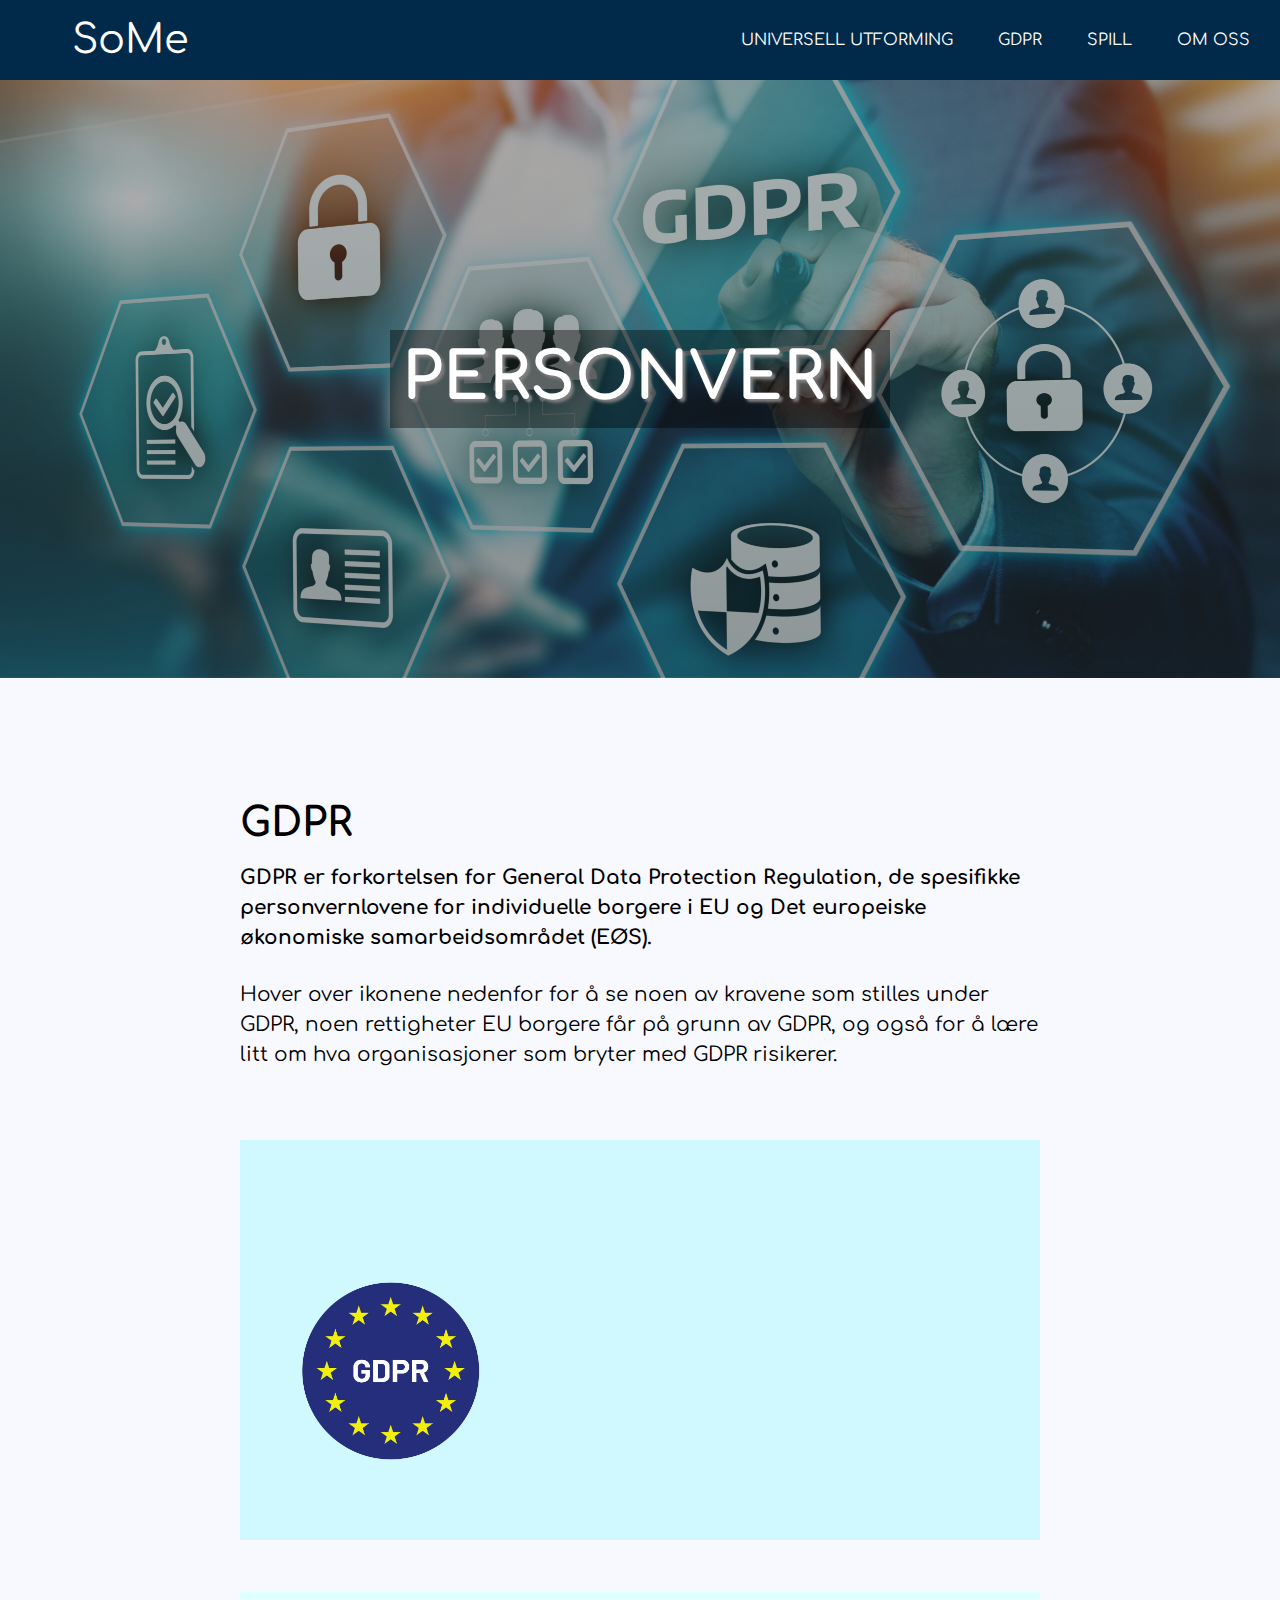
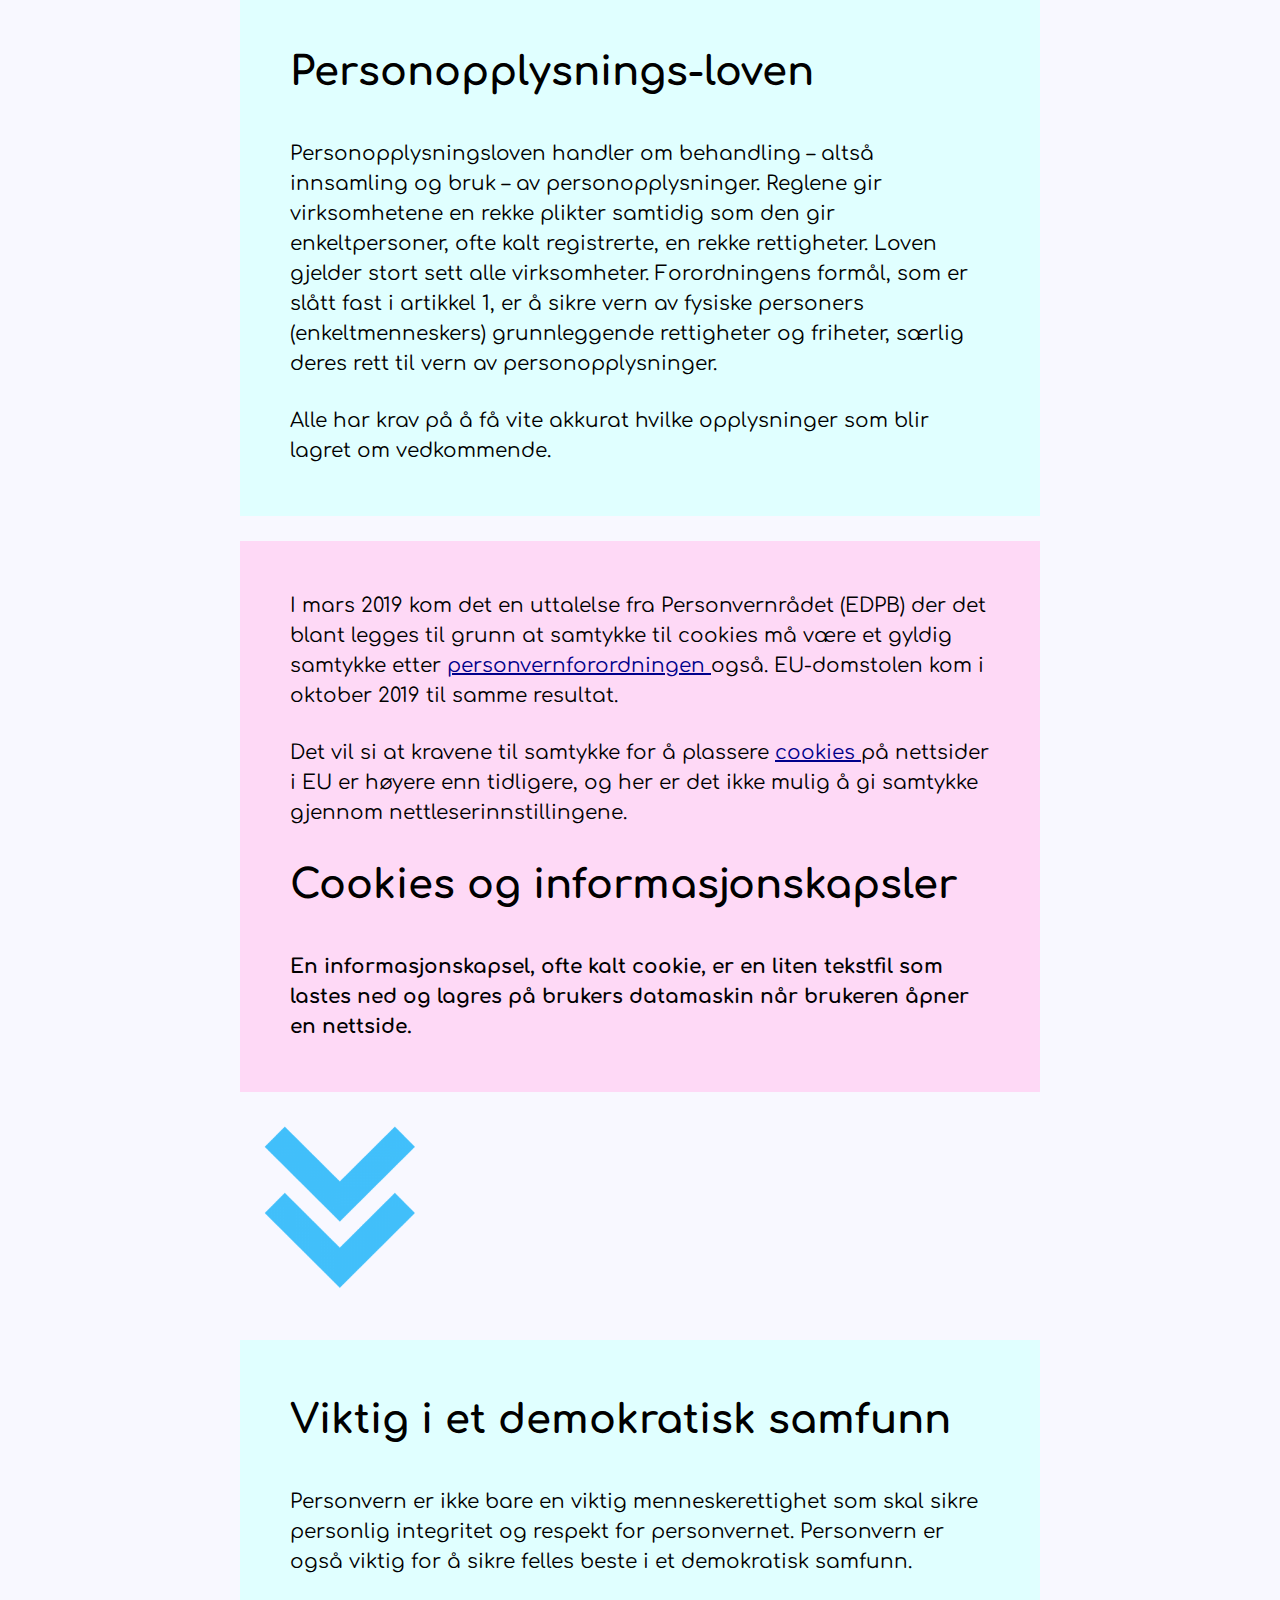
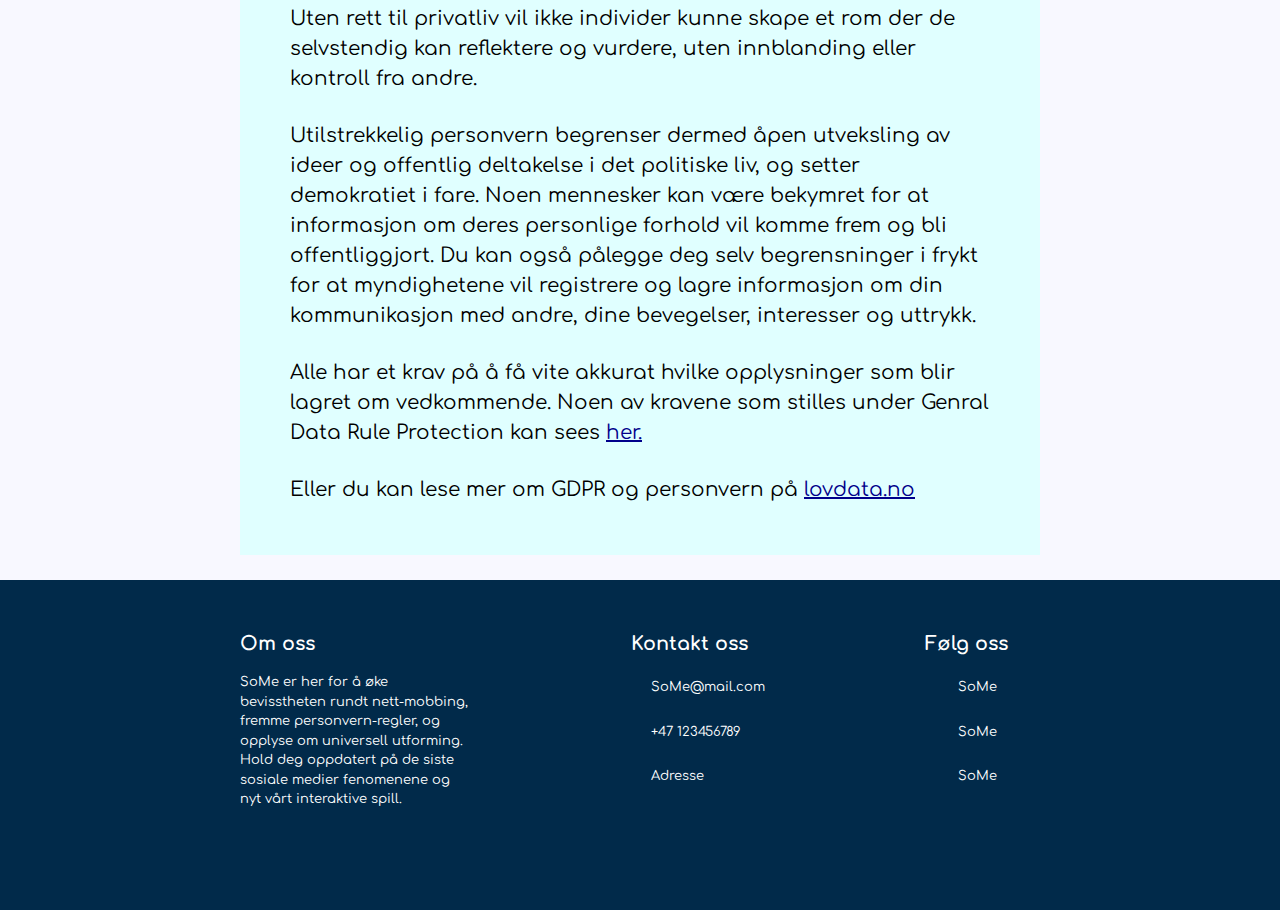
<file: gdpr/gdpr.html>
<!DOCTYPE html>
<html lang="no">

<head>
    <meta charset="UTF-8">
    <meta name="viewport" content="width=device-width, initial-scale=1.0">
    <link rel="stylesheet" href="https://cdnjs.cloudflare.com/ajax/libs/font-awesome/6.4.2/css/all.min.css"
        integrity="sha512-z3gLpd7yknf1YoNbCzqRKc4qyor8gaKU1qmn+CShxbuBusANI9QpRohGBreCFkKxLhei6S9CQXFEbbKuqLg0DA=="
        crossorigin="anonymous" referrerpolicy="no-referrer">
    <title> Personvern </title>
    <link rel="stylesheet" href="../style.css">
    <link rel="stylesheet" href="gdpr.css">
    <script src="../index/nav.js"></script>

</head>

<body>

    <header>
        <nav>
            <div class="logo">
                <p>
                    <i class="fa-brands fa-slack" style="color: #ffffff;"></i><a href="../index/index.html">SoMe</a>
                </p>
            </div>
            <div class="right-sections">
                <ul>
                    <li><a href="../universiell-utforming/universiell_utforming.html">UNIVERSELL UTFORMING</a></li>
                    <li><a href="../gdpr/gdpr.html">GDPR</a></li>
                    <li><a href="../spill/spill.html">SPILL</a></li>
                    <li><a href="../om-oss/om-oss.html">OM OSS</a></li>
                </ul>
            </div>
            <div class="nav-toggle">&#9776;</div>
        </nav>
    </header>


    <section id="hero">
        <h1> PERSONVERN </h1>
    </section>

    <main>
        <div class="GDPR-intro">
            <h2> GDPR </h2>
            <p id="definition"> GDPR er forkortelsen for General Data Protection Regulation, de spesifikke
                personvernlovene
                for individuelle
                borgere i EU og Det europeiske økonomiske samarbeidsområdet (EØS).</p> <br>

            <p> Hover over ikonene nedenfor for å se noen av kravene som stilles under GDPR, noen rettigheter EU borgere
                får
                på grunn av GDPR, og også for å lære litt om hva organisasjoner som bryter med GDPR risikerer. </p>
        </div>

        <section id="GDPR">
            <div id="GDPR_sirkel">
                <div class="image-container">
                    <img src="../bilder/GDPR-logo.png" alt="Felles bilde" id="main-image">
                    <div class="overlay"></div>
                </div>

                <i class="fa-solid fa-lock icon" id="icon_collection_1"></i>
                <i class="fa-solid fa-globe icon" id="icon_collection_2"></i>
                <i class="fa-solid fa-user-check icon" id="icon_collection_3"></i>
                <i class="fa-solid fa-lock icon" id="icon_collection_4"></i>
                <i class="fa-solid fa-stopwatch icon" id="icon_collection_5"></i>
                <i class="fa-solid fa-lock icon" id="icon_collection_6"></i>
                <i class="fa-solid fa-key icon" id="icon_collection_7"></i>
                <i class="fa-solid fa-user-lock icon" id="icon_collection_8"></i>

            </div>
            <div id="gdpr_tekstboks">
                <div class="hidden_box" id="icon_box_1">
                    <h2> Bøter av inntil 4% av omsetningen </h2>
                    <div class="box_grid">
                        <p> Organisasjoner som bryter med GDPR kan bli bøtelagt med opptil 4 % av den årlige globale
                            omsetningen (eller 20 millioner euro) </p>
                        <i class="fa-solid fa-lock"></i>
                    </div>
                </div>

                <div class="hidden_box" id="icon_box_2">
                    <h2> Økt territoriell omfang </h2>
                    <div class="box_grid">
                        <p> GDPR gjelder for ethvert selskap som behandler personopplysninger om EU-borgere, uavhengig
                            av sted
                        </p>
                        <i class="fa-solid fa-globe"></i>
                    </div>
                </div>

                <div class="hidden_box" id="icon_box_3">
                    <h2> Samtykke er viktig! </h2>
                    <div class="box_grid">
                        <p> Eksplisitt samtykke må gis i en forståelig og lett tilgjengelig form </p>
                        <i class="fa-solid fa-user-check"></i>
                    </div>
                </div>

                <div class="hidden_box" id="icon_box_4">
                    <h2> Rett til tilgang og portabilitet </h2>
                    <div class="box_grid">
                        <p> Brukere har rett til å spørre både om og hvordan deres personopplysninger blir behandlet
                        </p>
                        <i class="fa-solid fa-lock"></i>
                    </div>
                </div>

                <div class="hidden_box" id="icon_box_5">
                    <h2> Bruddvarsel innen 72 timer</h2>
                    <div class="box_grid">
                        <p> Brudd på GDPR må rapporteres innen 72 timer etter at de først ble kjent med bruddet </p>
                        <i class="fa-solid fa-stopwatch"></i>
                    </div>
                </div>

                <div class="hidden_box" id="icon_box_6">
                    <h2> Personvern ved design </h2>
                    <div class="box_grid">
                        <p> Databeskyttelse fra begynnelsen av utformingen av et design, fremfor retrospektivt
                            tillegg </p>
                        <i class="fa-solid fa-lock"></i>
                    </div>
                </div>

                <div class="hidden_box" id="icon_box_7">
                    <h2> Rett til å bli glemt </h2>
                    <div class="box_grid">
                        <p> GDPR gir enkelt-mennesker rett til å få behandlingsansvarlig til å slette hans/hennes
                            personopplysninger </p>
                        <i class="fa-solid fa-key"></i>
                    </div>
                </div>

                <div class="hidden_box" id="icon_box_8">
                    <h2> Obligatoriske databeskyttelsesansvarlige </h2>
                    <div class="box_grid">
                        <p> Databeskytteransvarlige blir oppnevnt i visse tilfeller, for å passe på at selskapene
                            samsvarer med
                            GDPR </p>
                        <i class="fa-solid fa-user-lock"></i>
                    </div>
                </div>
            </div>
        </section>

        <br>
        <section id="personvern">
            <h2>Personopplysnings-loven </h2>
            <br>
            <p> Personopplysningsloven handler om behandling – altså innsamling og bruk – av personopplysninger. Reglene
                gir virksomhetene en rekke plikter samtidig som den gir enkeltpersoner, ofte kalt registrerte, en rekke
                rettigheter. Loven gjelder stort sett alle virksomheter. Forordningens formål, som er slått fast i
                artikkel 1, er å sikre vern av fysiske personers (enkeltmenneskers) grunnleggende rettigheter og
                friheter, særlig deres rett til vern av personopplysninger.</p> <br>
            <p> Alle har krav på å få vite akkurat hvilke opplysninger som blir lagret om vedkommende. </p>
        </section>

        <section id="cookies-intro">
            <p> I mars 2019 kom det en uttalelse fra Personvernrådet (EDPB) der det blant legges til grunn at samtykke
                til cookies må være et gyldig samtykke etter <a class="videreføring" href="#personvern">
                    personvernforordningen </a> også. EU-domstolen kom i oktober
                2019 til samme resultat. </p> <br>
            <p> Det vil si at kravene til samtykke for å plassere <a class="videreføring" href="#cookies"> cookies </a>
                på nettsider i EU er høyere enn tidligere, og her
                er det ikke mulig å gi samtykke gjennom nettleserinnstillingene.</p> <br>
            <h2>Cookies og informasjonskapsler</h2> <br>
            <p id="definition">En informasjonskapsel, ofte kalt cookie, er en liten tekstfil som lastes ned og lagres på
                brukers datamaskin når brukeren åpner en nettside.</p>
        </section>


        <img id="arrow" src="../bilder/arrow.png" alt="arrow">
        <section id="cookies" class="hidden">
            <h2>Cookies</h2>
            <br>
            <p> Informasjonskapselen brukes for eksempel til å lagre innloggingsdetaljer, registrere hvor brukeren
                beveger seg rundt på nettstedet eller huske handlekurv i nettbutikker. Den som står bak
                informasjonskapselen, altså den behandlingsansvarlige, kan tilpasse tjenestene sine ut fra informasjonen
                som lagres.</p>
        </section>

        <section id="personvern">
            <h2> Viktig i et demokratisk samfunn </h2>
            <br>
            <p> Personvern er ikke bare en viktig menneskerettighet som skal sikre personlig integritet og respekt for
                personvernet. Personvern er også viktig for å sikre felles beste i et demokratisk samfunn. </p> <br>
            <p> Uten rett til privatliv vil ikke individer kunne skape et rom der de selvstendig kan reflektere og
                vurdere, uten innblanding eller kontroll fra andre.</p>
            <br>
            <p> Utilstrekkelig personvern begrenser dermed åpen utveksling av ideer og offentlig deltakelse i det
                politiske liv, og setter demokratiet i fare. Noen mennesker kan være bekymret for at informasjon om
                deres personlige forhold vil komme frem og bli offentliggjort. Du kan også pålegge deg selv
                begrensninger i frykt for at myndighetene vil registrere og lagre informasjon om din kommunikasjon med
                andre, dine bevegelser, interesser og uttrykk.</p> <br>
            <p> Alle har et krav på å få vite akkurat hvilke opplysninger som blir lagret om vedkommende. Noen av
                kravene som stilles under Genral Data Rule Protection kan sees <a class="videreføring" href="#GDPR">
                    her. </a></p>
            <br>
            <p> Eller du kan lese mer om GDPR og personvern på <a class="videreføring"
                    href="https://lovdata.no/dokument/NL/lov/2018-06-15-38/KAPITTEL_gdpr#KAPITTEL_gdpr"> lovdata.no </a>
            </p>
        </section>


    </main>

    <footer>
        <div id="footer">
            <div class="om-oss">
                <h4>Om oss</h4>
                <p>SoMe er her for å øke bevisstheten rundt nett-mobbing, fremme personvern-regler, og opplyse om
                    universell utforming. Hold deg oppdatert på de siste sosiale medier fenomenene og nyt vårt
                    interaktive spill. </p>
            </div>
            <div>
                <h4>Kontakt oss</h4>
                <div class="FooterContainer">
                    <i class="fa-solid fa-envelope fa-foot"></i>
                    <p>SoMe@mail.com</p>
                    <i class="fa-solid fa-phone fa-foot"></i>
                    <p>+47 123456789</p>
                    <i class="fa-solid fa-house fa-foot"></i>
                    <p>Adresse</p>
                </div>
            </div>
            <div>
                <h4>Følg oss</h4>
                <div class="FooterContainer">
                    <i class="fa-brands fa-square-twitter fa-foot"></i>
                    <p>SoMe</p>
                    <i class="fa-brands fa-instagram fa-foot"></i>
                    <p>SoMe</p>
                    <i class="fa-brands fa-facebook fa-foot"></i>
                    <p>SoMe</p>
                </div>
            </div>
        </div>
    </footer>

    <script src="script-gdpr.js"></script>
</body>

</html>
</file>
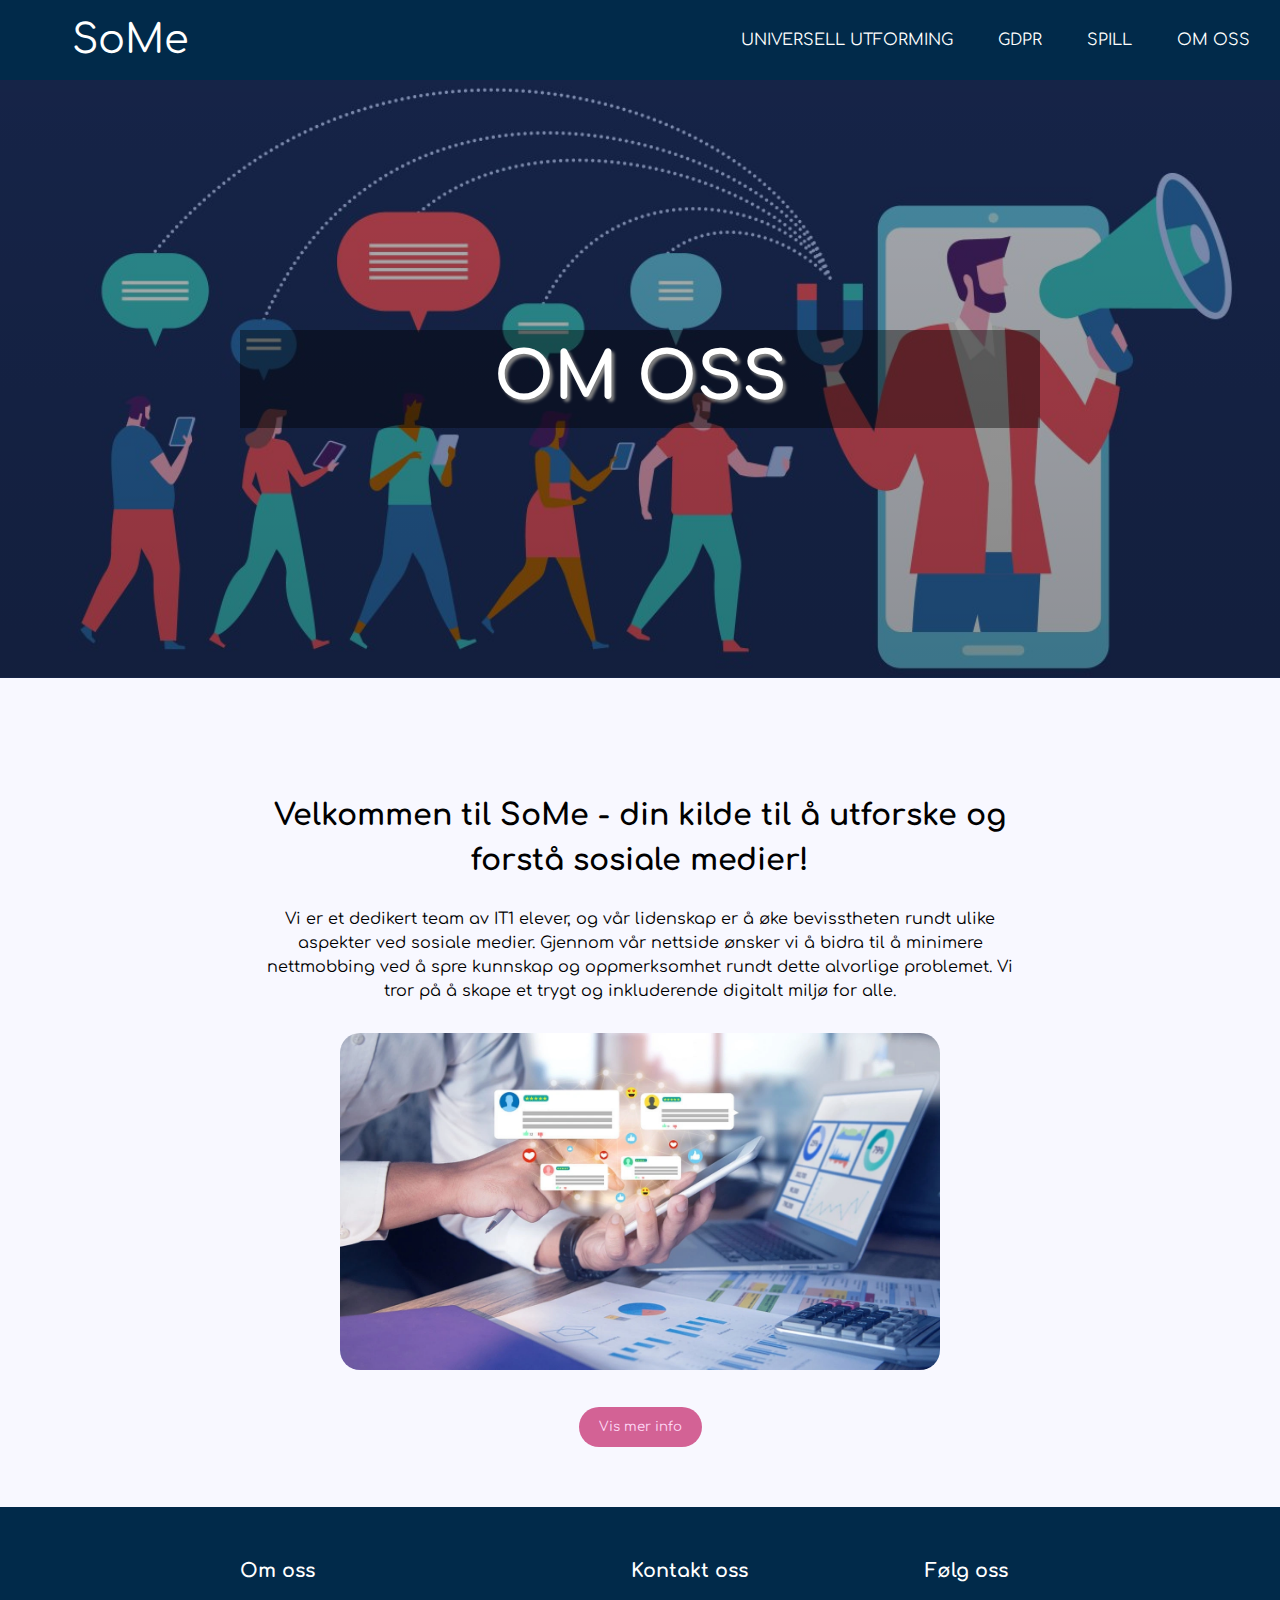
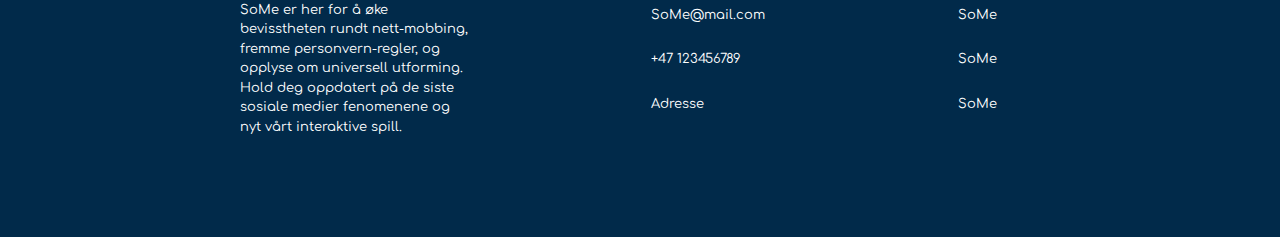
<file: om-oss/om-oss.html>
<!DOCTYPE html>
<html lang="en">

<head>
  <meta charset="UTF-8">
  <meta name="viewport" content="width=device-width, initial-scale=1.0">
  <link rel="stylesheet" href="../style.css">
  <link rel="stylesheet" href="om-oss.css">
  <link rel="stylesheet" href="https://cdnjs.cloudflare.com/ajax/libs/font-awesome/6.4.2/css/all.min.css"
    integrity="sha512-z3gLpd7yknf1YoNbCzqRKc4qyor8gaKU1qmn+CShxbuBusANI9QpRohGBreCFkKxLhei6S9CQXFEbbKuqLg0DA=="
    crossorigin="anonymous" referrerpolicy="no-referrer">
  <script src="../index/nav.js"></script>

  <title>OM OSS</title>

</head>

<body>

  <header>
    <nav>
      <div class="logo">
        <p>
          <i class="fa-brands fa-slack" style="color: #ffffff;"></i><a href=../index/index.html>SoMe</a>
        </p>
      </div>
      <div class="right-sections">
        <ul>
          <li><a href="../universiell-utforming/universiell_utforming.html">UNIVERSELL UTFORMING</a></li>
          <li><a href="../gdpr/gdpr.html">GDPR</a></li>
          <li><a href="../spill/spill.html">SPILL</a></li>
          <li><a href="../om-oss/om-oss.html">OM OSS</a></li>
        </ul>
      </div>
      <div class="nav-toggle">&#9776;</div>
    </nav>
  </header>

  <section id="hero">
    <h1> OM OSS </h1>
  </section>

  <main>

    <section id="om-oss">

      <h2> Velkommen til SoMe - din kilde til å utforske og forstå sosiale medier!</h2> <br>
      <p> Vi er et dedikert team av IT1 elever, og vår lidenskap er å øke bevisstheten rundt ulike aspekter ved
        sosiale medier.
        Gjennom vår nettside ønsker vi å bidra til å minimere nettmobbing ved å spre kunnskap og oppmerksomhet rundt
        dette alvorlige problemet.
        Vi tror på å skape et trygt og inkluderende digitalt miljø for alle.
      </p>

      <img src="../bilder/mannmedmobil.webp"> <br>

      <button id="toggle-button">Vis mer info</button>

      <div id="extra-info" style="display: none;">
        <br>
        <p>
          I tillegg til å adressere nettmobbing, fokuserer vi også på viktigheten av personvern. På nettsiden vår kan du
          utforske ulike personvernregler og lære hvordan du kan beskytte dine personlige data i den digitale verden.
        </p> <br>
        <p> Universell utforming er en annen viktig verdi for oss. Vi tror på å gjøre sosiale medier tilgjengelige for
          alle, uavhengig av fysiske eller kognitive evner. Derfor oppfordrer vi til å ta hensyn til universell
          utforming i utviklingen av sosiale medier og digitalt innhold. </p> <br>
        <p> Vi holder også deg oppdatert på ulike fenomener på sosiale medier, slik som "ghosting" og "reading", slik at
          du kan være oppdatert på det siste innen digital kultur. Til slutt, for litt moro, kan du utforske
          spillseksjonen vår som tar deg gjennom en interaktiv opplevelse av SoMe-verdenen. Takk for at du besøker SoMe.
          Vi håper du finner vår nettside informativ, engasjerende og underholdende!
        </p> <br>

        <div id="kilder">
          <h2> Kilder vi har tatt i bruk: </h2> <br>

          <p> UNICEF Norge (u.å.). Nettvett. Hentet fra
            <a href="https://www.unicef.no/skole/undervisning/folkehelse/nettvett">
              https://www.unicef.no/skole/undervisning/folkehelse/nettvett</a>
          </p> <br>

          <p> Bruk hue. (2024). Bli med i kampen mot nettmobbing. Hentet fra
            <a href="https://brukhue.no/">https://brukhue.no/ </a>
          </p> <br>

          <p> Redd Barna. (u.å.). Mobbing. Hentet fra
            <a href="https://www.reddbarna.no/vart-arbeid/barn-i-norge/mobbing/">
              https://www.reddbarna.no/vart-arbeid/barn-i-norge/mobbing/</a>
          </p> <br>

          <p> Telenor. (2019). Så mange opplever nettmobbing. Hentet fra
            <a href="https://www.telenor.no/privat/artikler/nettslett/saa-mange-opplever-nettmobbing/">
              https://www.telenor.no/privat/artikler/nettslett/saa-mange-opplever-nettmobbing/ </a>
          </p> <br>

          <p> Lovdata. (2005). Lov om behandling av personopplysninger (personopplysningsloven). Hentet fra
            <a href=" https://lovdata.no/dokument/NL/lov/2005-05-20-28/KAPITTEL_2-9#%C2%A7266">
              //lovdata.no/dokument/NL/lov/2005-05-20-28/KAPITTEL_2-9#%C2%A7266 </a>
          </p> <br>

          <p> Datatilsynet. (u.å.). Hva er personvern? Hentet fra
            <a href="https://www.datatilsynet.no/rettigheter-og-plikter/hva-er-personvern/">
              https://www.datatilsynet.no/rettigheter-og-plikter/hva-er-personvern/</a>
          </p> <br>

          <p> Lovdata. (2018). Personvernforordningen (GDPR). Hentet fra
            <a href="https://lovdata.no/dokument/NL/lov/2018-06-15-38/KAPITTEL_gdpr#KAPITTEL_gdpr">
              https://lovdata.no/dokument/NL/lov/2018-06-15-38/KAPITTEL_gdpr#KAPITTEL_gdpr</a>
          </p> <br>

          <p> Emotiv. (2024). GDPR. Hentet fra
            <a href="https://www.emotiv.com/blogs/glossary/gdpr https://"> https://www.emotiv.com/blogs/glossary/gdpr
              https://</a>
          </p> <br>

          <p> Datatilsynet. (2018). Informasjonskapsler (cookies). Hentet fra
            <a href="www.datatilsynet.no/personvern-pa-ulike-omrader/internett-og-apper/cookies/">
              www.datatilsynet.no/personvern-pa-ulike-omrader/internett-og-apper/cookies/</a>
          </p> <br>

          <p> Blinkmarked. (2020). Universell utforming. Hentet fra
            <a href="https://blinkmarked.no/universell-utforming/"> https://blinkmarked.no/universell-utforming/</a>
          </p> <br>

          <p> Fossnes, J. (2023). Sjekkliste: Er nettsidene dine universelt tilpasset? Hentet fra
            <a
              href="https://www.kom24.no/jennifer-fossnes-meninger-universell-utforming/sjekkliste-er-nettsidene-dine-universelt-tilpasset/574656">
              https://www.kom24.no/jennifer-fossnes-meninger-universell-utforming/sjekkliste-er-nettsidene-dine-universelt-tilpasset/574656</a>
          </p> <br>

          <p>
        </div>
      </div>

    </section>

  </main>

  <script>
    document.getElementById('toggle-button').addEventListener('click', function () {
      const extraInfo = document.getElementById('extra-info');
      if (extraInfo.style.display === 'none') {
        extraInfo.style.display = 'block';
        document.getElementById('toggle-button').textContent = 'Skjul ekstra info';
      } else {
        extraInfo.style.display = 'none';
        document.getElementById('toggle-button').textContent = 'Vis ekstra info';
      }
    });</script>


  <footer>
    <div id="footer">
      <div class="om-oss">
        <h4>Om oss</h4>
        <p>SoMe er her for å øke bevisstheten rundt nett-mobbing, fremme personvern-regler, og opplyse om
          universell utforming. Hold deg oppdatert på de siste sosiale medier fenomenene og nyt vårt
          interaktive spill.</p>
      </div>
      <div>
        <h4>Kontakt oss</h4>
        <div class="FooterContainer">
          <i class="fa-solid fa-envelope fa-foot"></i>
          <p>SoMe@mail.com</p>
          <i class="fa-solid fa-phone fa-foot"></i>
          <p>+47 123456789</p>
          <i class="fa-solid fa-house fa-foot"></i>
          <p>Adresse</p>
        </div>
      </div>
      <div>
        <h4>Følg oss</h4>
        <div class="FooterContainer">
          <i class="fa-brands fa-square-twitter fa-foot"></i>
          <p>SoMe</p>
          <i class="fa-brands fa-instagram fa-foot"></i>
          <p>SoMe</p>
          <i class="fa-brands fa-facebook fa-foot"></i>
          <p>SoMe</p>
        </div>
      </div>
    </div>
  </footer>


</body>

</html>
</file>
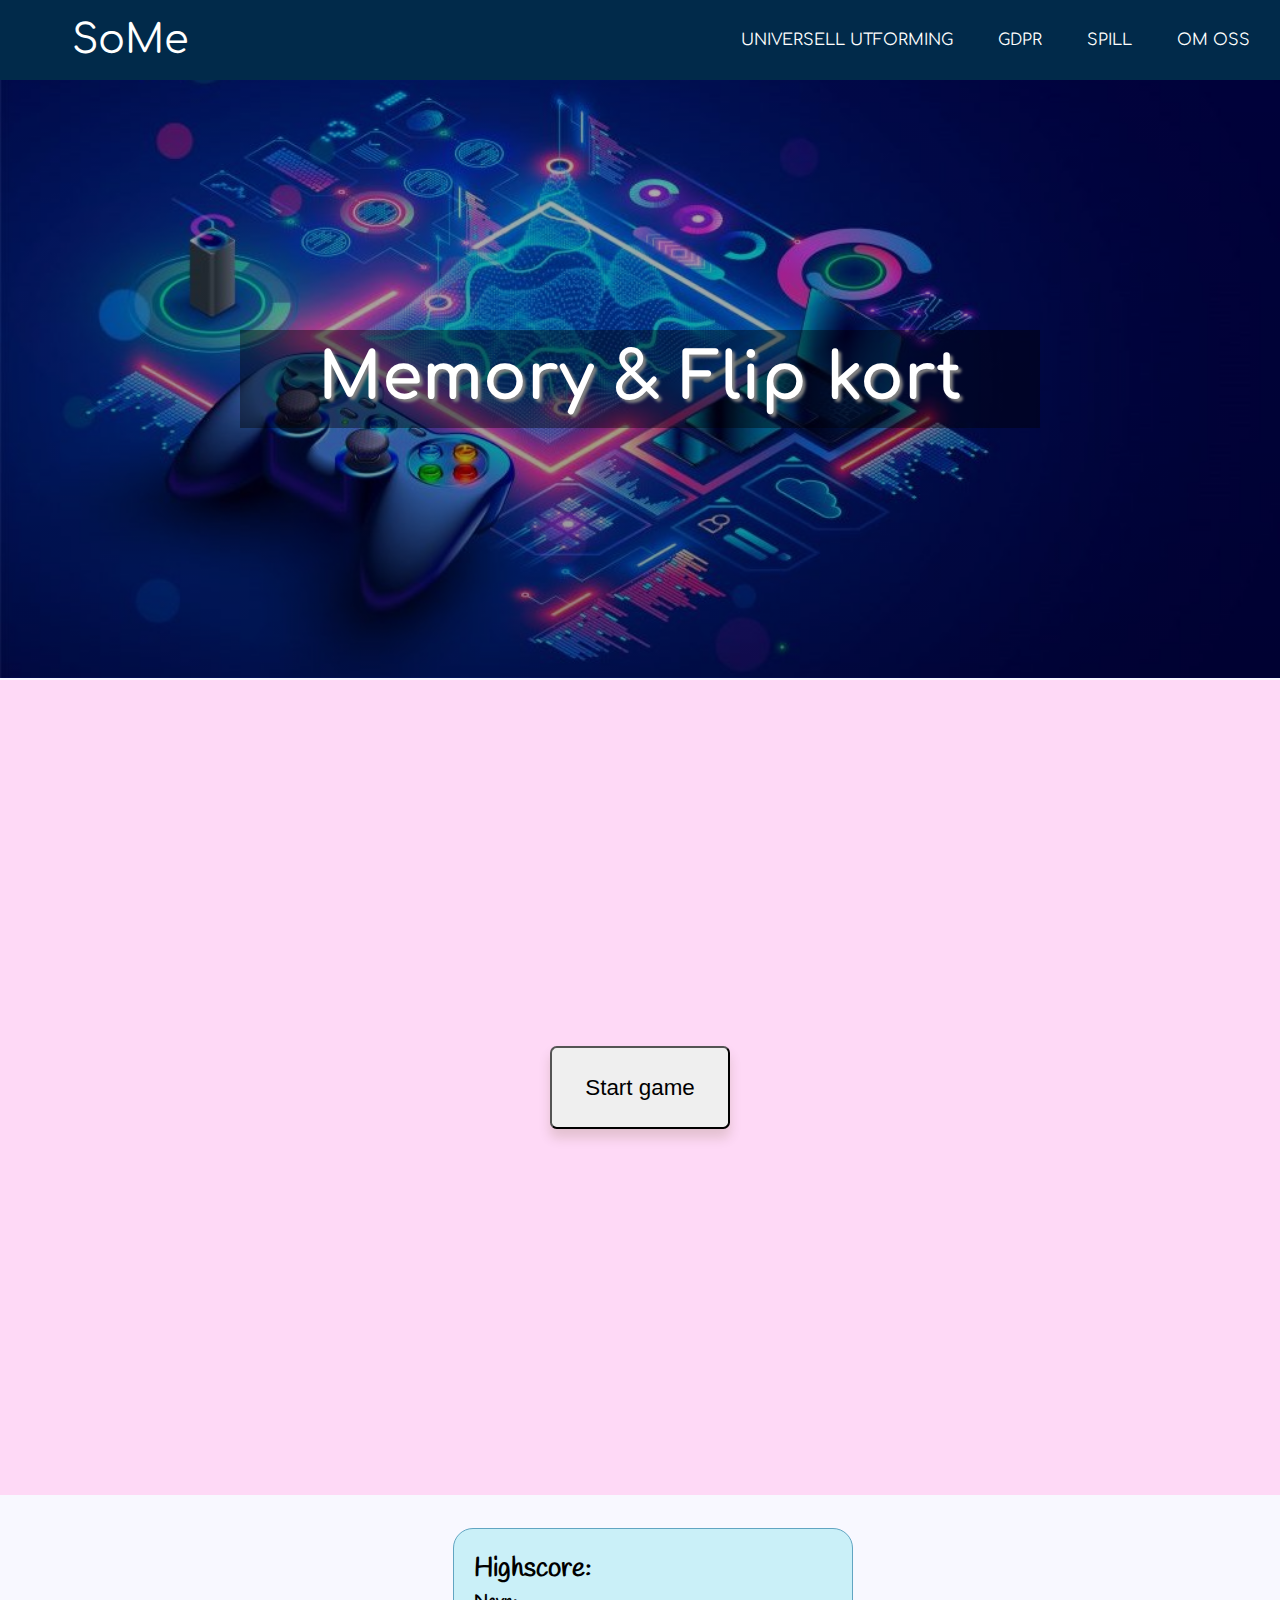
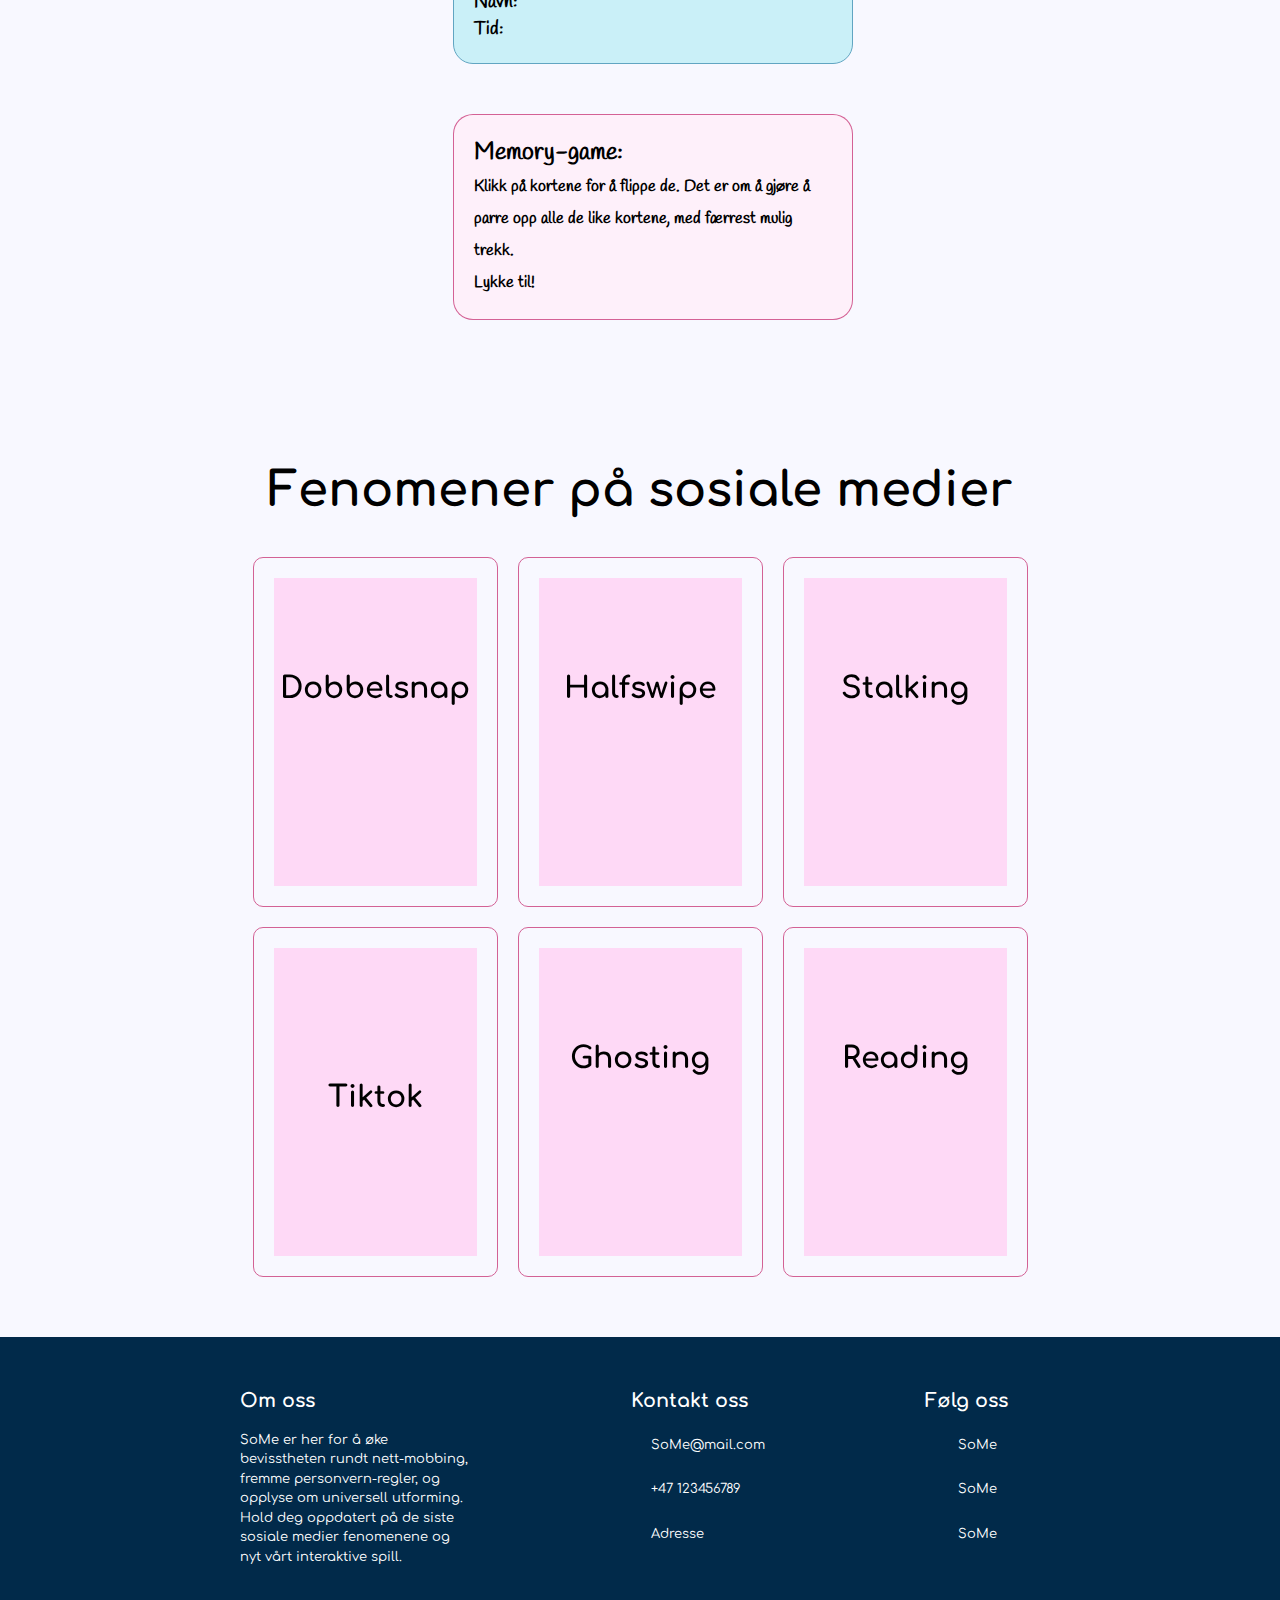
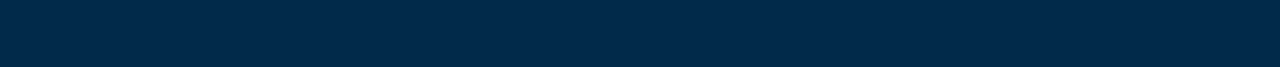
<file: spill/spill.html>
<!DOCTYPE html>
<html lang="no">

<head>
    <meta charset="UTF-8">
    <meta name="viewport" content="width=device-width, initial-scale=1.0">
    <link rel="stylesheet" href="https://cdnjs.cloudflare.com/ajax/libs/font-awesome/6.4.2/css/all.min.css"
        integrity="sha512-z3gLpd7yknf1YoNbCzqRKc4qyor8gaKU1qmn+CShxbuBusANI9QpRohGBreCFkKxLhei6S9CQXFEbbKuqLg0DA=="
        crossorigin="anonymous" referrerpolicy="no-referrer">
    <link rel="stylesheet" href="../style.css">
    <link rel="stylesheet" href="spill.css">
    <script src="../index/nav.js"></script>
    <title>SoMe-prosjekt</title>
</head>

<body>
    <header>
        <nav>
            <div class="logo">
                <p>
                    <i class="fa-brands fa-slack" style="color: #ffffff;"></i><a href="../index/index.html">SoMe</a>
                </p>
            </div>
            <div class="right-sections">
                <ul>
                    <li><a href="../universiell-utforming/universiell_utforming.html">UNIVERSELL UTFORMING</a></li>
                    <li><a href="../gdpr/gdpr.html">GDPR</a></li>
                    <li><a href="../spill/spill.html">SPILL</a></li>
                    <li><a href="../om-oss/om-oss.html">OM OSS</a></li>
                </ul>
            </div>
            <div class="nav-toggle">&#9776;</div>
        </nav>
    </header>


    <section id="hero">
        <h1> Memory & Flip kort </h1>
    </section>

    <section id="memory-game">

        <div class="game-boxes">
            <div id="highscore-container">
                <h2>Highscore:</h2>
                <p>Navn: <span id="hs-name"></span></p>
                <p>Tid: <span id="hs-score"></span></p>
            </div>

            <div class="instructions">
                <h2> Memory-game: </h2>
                Klikk på kortene for å flippe de. Det er om å gjøre å parre opp alle de like kortene, med færrest mulig
                trekk. <br>
                Lykke til!
            </div>
        </div>

        <div class="wrapper">
            <div class="stats-container">
                <div id="moves-count"></div>
                <div id="time"></div>
            </div>
            <div class="game-container"></div>
            <button id="stop" class="hide">Stop Game</button>
        </div>

        <div class="controls-container">
            <p id="result"></p>
            <p class="resultTime"></p>
            <button id="start">Start game</button>
        </div>


        <audio id="clickSound" src="../audio/click.mp3"></audio>
        <audio id="winSound" src="../audio/success.mp3"></audio>
        <audio id="celebrationSound" src="../audio/celebration.mp3"></audio>
    </section>

    <main>
        <section id="fenomen_section">
            <h2 class="fenomentitle">Fenomener på sosiale medier</h2>
            <div class="fenomen flip-card">
                <div class="flip-card-inner">
                    <div class="flip-card-front">
                        <h3>Dobbelsnap</h3>
                        <i class="fa-brands fa-square-snapchat"></i>
                    </div>
                    <div class="flip-card-back">
                        <p> <b>Dobbelsnap</b> er når man sender to bilde-snapper etter hverandre.
                            Normalt sender man kun en om gangen. Eksempeler på tilfeller hvor man ofte sender dobbelsnap
                            er: </p>
                        <ul>
                            <li> hvis det er noen viktig</li>
                            <li> hvis det er bestevennen din</li>
                            <li> hvis du vil vise ekstra interresse</li>
                        </ul>
                    </div>
                </div>
            </div>


            <div class="fenomen flip-card">
                <div class="flip-card-inner">
                    <div class="flip-card-front">
                        <h3>Halfswipe</h3>
                        <i class="fa-solid fa-mobile-screen-button"></i>
                    </div>
                    <div class="flip-card-back">
                        <p> <b>Halfswiping</b> er en funksjon på snapchat hvor man kan lese chatter uten at noen ser at
                            du har
                            lest
                            den.
                            Det kalles halfswiping fordi man drar skjermen halveis til siden for å se chatten. </p>
                    </div>
                </div>
            </div>


            <div class="fenomen flip-card">
                <div class="flip-card-inner">
                    <div class="flip-card-front">
                        <h3>Stalking</h3>
                        <i class="fa-brands fa-facebook"></i>
                    </div>
                    <div class="flip-card-back">
                        <p><b>Stalking</b> vil i sammenheng med sosiale medier handle om å finne ut ting om en person
                            utifra
                            hva som
                            ligger
                            ute av informasjon om dem på nettet. Sosiale medier som ofte brukes til
                            stalking er:
                        </p>
                        <ul>
                            <li> Snapchat </li>
                            <li> FaceBook </li>
                            <li> Instagarm </li>
                            <li> VSCO </li>
                        </ul>
                    </div>
                </div>
            </div>


            <div class="fenomen flip-card">
                <div class="flip-card-inner">
                    <div class="flip-card-front">
                        <h3>Tiktok</h3>
                        <i class="fa-brands fa-tiktok"></i>
                    </div>
                    <div class="flip-card-back">
                        <p> <b>Tiktok</b> er et sosialt medium som står for mange av trendene blant unge i dag. Skal man
                            markedsføre en
                            sang i dag, er det rette stedet uten tvil tiktok. </p>
                    </div>
                </div>
            </div>


            <div class="fenomen flip-card">
                <div class="flip-card-inner">
                    <div class="flip-card-front">
                        <h3>Ghosting</h3>
                        <i class="fa-brands fa-snapchat"></i>
                    </div>
                    <div class="flip-card-back">
                        <p> <b>Ghosting</b> er når en person slutter å åpne og svare på meldinger. Begrepet kan brukes
                            når man
                            snakker om meldinger/chatter på ulike sosiale medier, ikke bare på meldinger </p>
                    </div>
                </div>
            </div>


            <div class="fenomen flip-card">
                <div class="flip-card-inner">
                    <div class="flip-card-front">
                        <h3>Reading</h3>
                        <i class="fa-solid fa-book-open"></i>
                    </div>
                    <div class="flip-card-back">
                        <p> <b>Reading</b> er når man åpner snappen til noen, men ikke svarer. Navnet kommer av at men
                            leser
                            snappen. Begrepet kan også bli brukt om
                            meldinger
                        </p>
                    </div>
                </div>
            </div>
        </section>
    </main>
    <footer>
        <div id="footer">
            <div class="om-oss">
                <h4>Om oss</h4>
                <p>SoMe er her for å øke bevisstheten rundt nett-mobbing, fremme personvern-regler, og opplyse om
                    universell utforming. Hold deg oppdatert på de siste sosiale medier fenomenene og nyt vårt
                    interaktive spill.</p>
            </div>
            <div>
                <h4>Kontakt oss</h4>
                <div class="FooterContainer">
                    <i class="fa-solid fa-envelope fa-foot"></i>
                    <p>SoMe@mail.com</p>
                    <i class="fa-solid fa-phone fa-foot"></i>
                    <p>+47 123456789</p>
                    <i class="fa-solid fa-house fa-foot"></i>
                    <p>Adresse</p>
                </div>
            </div>
            <div>
                <h4>Følg oss</h4>
                <div class="FooterContainer">
                    <i class="fa-brands fa-square-twitter fa-foot"></i>
                    <p>SoMe</p>
                    <i class="fa-brands fa-instagram fa-foot"></i>
                    <p>SoMe</p>
                    <i class="fa-brands fa-facebook fa-foot"></i>
                    <p>SoMe</p>
                </div>
            </div>
        </div>
    </footer>


    <script src="spill.js"></script>
</body>

</html>
</file>
<file: slideshow.css>
:root {
    --primary-color: #012A4A;
    --secondary-color:#01497C;
    --tertiary-color: #61A5C2;
    --quaternary-color:#89C2D9;
    --quinary-color: #fed9f6;
    --senary-color: #cd4883d9; 
    --septenary-color: #fef0fa; 
  
  }

h1 {
    text-align: center;
    color: black;
    font-family: "Roboto Thin", sans-serif;
    text-transform: uppercase;
    letter-spacing: 8px;
    margin: 30px;
    font-size: 40px;
    font-weight: 900;
    margin-top: 122px;
}

.slideshow_container {
    width: 1150px;
    overflow: hidden;
    margin: auto;
    font-family: 'Comfortaa', sans-serif;
    font-size: small;
}

.slides_container {
    height: 530px;
    transition: 900ms cubic-bezier(0.48, 0.15, 0.18, 1);
    position: relative;
}

.slide {
    height: 100%;
    width: 100%;
    position: absolute;
}

.neste_knapp,
.tilbake_knapp {
    background: var(--senary-color);
    padding: 10px;
    position: absolute;
    top: 500px;
    transform: translateY(-50%);
    font-size: 30px;
    box-shadow: 0 4px 8px rgba(0, 0, 0, 0.6);
    z-index: 100;
    cursor: pointer;
    transition: 400ms;
}

.neste_knapp:hover,
.tilbake_knapp:hover {
    background: var(--quinary-color);
}

.tilbake_knapp {
    left: 0;
}

.neste_knapp {
    right: 0;
}

/* Navigasjons Prikker */

.navigasjonsprikker {
    display: flex;
    height: 32px;
    align-items: center;
    justify-content: center;
    margin: 16px 0;
}

.prikkene {
    background: var(--senary-color);
    height: 16px;
    width: 16px;
    border: 2px solid #000;
    border-radius: 50%;
    margin: 0 8px;
    cursor: pointer;
    transition: 400ms;
}

.prikkene.aktiv {
    background: var(--septenary-color);
}

.mobbeoffer {
    padding: 100px 730px 300px 120px;
    background-size: cover;
}

.mobbeoffer a {
    color: greenyellow;
    text-decoration: none;
}

.mobbeoffer a:hover {
    color: green;
}

.Guri {
    background-image: url(https://g.acdn.no/obscura/API/dynamic/r1/ece5/tr_2000_2000_s_f/0000/tele/2020/10/12/17/13NYH_01-01-DSC_0599.jpg?chk=A8F5B0);
    padding: 80px 650px 400px 100px;
}

.norskjente {
    background-image: url(https://g.acdn.no/obscura/API/dynamic/r1/ece5/tr_2000_2000_s_f/0000/helg/2015/9/15/12/1442312358820.jpg?chk=43D8DF);
}

.Villemo {
    background-image: url(https://g.acdn.no/obscura/API/dynamic/r1/escenic/tr_2000_2000_s_f/0000/archive/05746/ashighaiodhguoi_s_5746354a.jpg?chk=636FC0);
    color: white;
}

.Amanda {
    background-image: url(https://imaginary.abcmedia.no/resize?force=false&width=1366&aspectratio=16:9&nocrop=false&interlace=true&url=https%3A%2F%2Fabcnyheter.drpublish.aptoma.no%2Fout%2Fimages%2Farticle%2F%2F2012%2F10%2F13%2F195126410%2F1%2Foriginal%2F2208778.jpg);
    padding: 40px 90px 370px 750px;
}

.svenskjente {
    background-image: url(https://akamai.vgc.no/v2/images/5d327971-db44-4590-ba7d-65a67f6099d3?format=auto&w=720&s=d9eb65fd2fdb17df0a3b3697752563e6df720a76);
    color: white;
    background-position: bottom;
}
</file>
<file: index.css>
/* Oda */

:root {
    --primary-color: #012A4A;
    --secondary-color: #01497C;
    --tertiary-color: #61A5C2;
    --quaternary-color: #89C2D9;
    --quinary-color: #fed9f6;
    --senary-color: #cd4883d9;
    --septenary-color: #fef0fa;
}


#nettmobbing {
    display: grid; 
    grid-template-columns: 1fr 1fr; 
}

#nettmobbing p {
    font-size: 18px; 
}

.statestikk {
    background-color: var(--senary-color);
    color: white; 
}

.statestikk h2 {
    font-size: 60px;
    text-align: center;
}

#nettmobbing div:nth-of-type(1) {
    grid-column: span 2;
}

#nettmobbing div:nth-of-type(4) {
    grid-column: span 2;
}

#nettmobbing div {
    margin: 5px; 
    padding: 15px; 
}

#ressurser {
    font-size: 18px; 
    margin-bottom: 100px; 
}

#ressurser div:nth-of-type(1) {
    grid-column: span 3; 

}

#ressurser div {
    margin: 5px; 
    padding: 15px; 
}

#ressurser img {
    height: 120px; 
    align-content: center;
}

#ressurser a {
    color: var(--senary-color)
}

@media only screen and (min-width: 800px) {
    #ressurser {
        display: grid;
        grid-template-columns: 1fr 1fr 1fr; 

    }
  }
</file>
<file: index/slideshow.css>
:root {
    --primary-color: #012A4A;
    --secondary-color: #01497C;
    --tertiary-color: #61A5C2;
    --quaternary-color: #89C2D9;
    --quinary-color: #fed9f6;
    --senary-color: #cd4883d9;
    --septenary-color: #fef0fa;

}

h1 {
    text-align: center;
    color: black;
    font-family: "Roboto Thin", sans-serif;
    letter-spacing: 8px;
    margin: 30px;
    font-size: 40px;
    font-weight: 900;
    margin-top: 122px;
}

.slideshow_container {
    width: 1150px;
    overflow: hidden;
    margin: auto;
    font-family: 'Comfortaa', sans-serif;
    font-size: small;
}

.slides_container {
    height: 530px;
    transition: 900ms cubic-bezier(0.48, 0.15, 0.18, 1);
    position: relative;
}

.slide {
    height: 100%;
    width: 100%;
    position: absolute;
}

.neste_knapp,
.tilbake_knapp {
    background: var(--senary-color);
    padding: 10px;
    position: absolute;
    top: 500px;
    transform: translateY(-50%);
    font-size: 30px;
    box-shadow: 0 4px 8px rgba(0, 0, 0, 0.6);
    z-index: 100;
    cursor: pointer;
    transition: 400ms;
}

.neste_knapp:hover,
.tilbake_knapp:hover {
    background: var(--quinary-color);
}

.tilbake_knapp {
    left: 0;
}

.neste_knapp {
    right: 0;
}

/* Navigasjons Prikker */

.navigasjonsprikker {
    display: flex;
    height: 32px;
    align-items: center;
    justify-content: center;
    margin: 16px 0;
}

.prikkene {
    background: var(--senary-color);
    height: 16px;
    width: 16px;
    border: 2px solid #000;
    border-radius: 50%;
    margin: 0 8px;
    cursor: pointer;
    transition: 400ms;
}

.prikkene.aktiv {
    background: var(--septenary-color);
}

.mobbeoffer {
    padding: 100px 730px 300px 120px;
    background-size: cover;
}

.mobbeoffer a {
    color: greenyellow;
    text-decoration: none;
}

.mobbeoffer a:hover {
    color: green;
}

.Guri {
    background-image: url(https://g.acdn.no/obscura/API/dynamic/r1/ece5/tr_2000_2000_s_f/0000/tele/2020/10/12/17/13NYH_01-01-DSC_0599.jpg?chk=A8F5B0);
    padding: 80px 650px 400px 100px;
}

.norskjente {
    background-image: url(https://g.acdn.no/obscura/API/dynamic/r1/ece5/tr_2000_2000_s_f/0000/helg/2015/9/15/12/1442312358820.jpg?chk=43D8DF);
}

.Villemo {
    background-image: url(https://g.acdn.no/obscura/API/dynamic/r1/escenic/tr_2000_2000_s_f/0000/archive/05746/ashighaiodhguoi_s_5746354a.jpg?chk=636FC0);
    color: white;
}

.Amanda {
    background-image: url(https://imaginary.abcmedia.no/resize?force=false&width=1366&aspectratio=16:9&nocrop=false&interlace=true&url=https%3A%2F%2Fabcnyheter.drpublish.aptoma.no%2Fout%2Fimages%2Farticle%2F%2F2012%2F10%2F13%2F195126410%2F1%2Foriginal%2F2208778.jpg);
    padding: 40px 90px 370px 750px;
}

.svenskjente {
    background-image: url(https://akamai.vgc.no/v2/images/5d327971-db44-4590-ba7d-65a67f6099d3?format=auto&w=720&s=d9eb65fd2fdb17df0a3b3697752563e6df720a76);
    color: white;
    background-position: bottom;
}
</file>
<file: index/index.css>
/* Oda */

:root {
    --primary-color: #012A4A;
    --secondary-color: #01497C;
    --tertiary-color: #61A5C2;
    --quaternary-color: #89C2D9;
    --quinary-color: #fed9f6;
    --senary-color: #cd4883d9;
    --septenary-color: #fef0fa;
}


#nettmobbing {
    display: grid;
    grid-template-columns: 1fr 1fr;
}

#nettmobbing p {
    font-size: 18px;
}

.statestikk {
    background-color: var(--senary-color);
    color: white;
}

.statestikk h2 {
    font-size: 60px;
    text-align: center;
}

#nettmobbing div:nth-of-type(1) {
    grid-column: span 2;
}

#nettmobbing div:nth-of-type(4) {
    grid-column: span 2;
}

#paragraf i,
#ulovlig i {
    display: flex;
    flex-direction: column;
    align-items: center;
}

#paragraf i {
    padding: 20px;
    font-size: 120px;
    color: var(--secondary-color)
}

.fa-angles-down:before {
    cursor: pointer;
}

#nettmobbing div:nth-of-type(5) {
    grid-column: span 2;
    margin-bottom: 45px;
}

#ulovlig i {
    padding: 20px;
    font-size: 120px;
    color: var(--quaternary-color)
}

#ulovlig {
    display: none;
    background-color: var(--secondary-color);
    color: white;
}

#nettmobbing div {
    margin: 5px;
    margin-bottom: 10px;
    padding: 25px;
}

#ressurser {
    font-size: 18px;
    margin-bottom: 100px;
}

#ressurser div:nth-of-type(1) {
    grid-column: span 3;

}

#ressurser div {
    margin: 5px;
    padding: 15px;
    display: grid;
}

#ressurser img {
    height: 120px;
    border-radius: 20px;
    margin-bottom: 20px;
}

#ressurser a {
    color: var(--senary-color)
}

@media only screen and (min-width: 800px) {
    #ressurser {
        display: grid;
        grid-template-columns: 1fr 1fr 1fr;
    }
}
</file>
<file: gdpr.css>
/* Font og farger */

@import url('https://fonts.googleapis.com/css2?family=Comfortaa:wght@300;400;500;600;700&display=swap');

/*
font-family: 'Comfortaa', sans-serif;
*/

:root {
    --background-color: ghostwhite;
    --main-font-color: black;

    --primary-color: #012A4A;
    --secondary-color: #01497C;
    --tertiary-color: #61A5C2;
    --quaternary-color: #89C2D9;
    --quinary-color: #fed9f6;
    --senary-color: #cd4883d9;
    --septenary-color: #fef0fa;

}

/* Generelt */

main {
    color: var(--main-font-color);
    font-size: 18px;
    font-family: 'Comfortaa', sans-serif;
}

body {
    background-color: var(--background-color);
}

a {
    color: var(--main-font-color);
}

/* GDPR */
#hero {
    background-image: linear-gradient(rgba(0, 0, 0, 0.2), rgba(0, 0, 0, 0.4)), url(bilder/personvern.png);
    height: fit-content;
    color: var(--hero-font-color);
    background-size: cover;
    background-position: top;
    padding: 200px 20px;
    display: flex;
    justify-content: center;
}

h1 {
    font-size: 65px;
    text-align: center;
    margin-bottom: 50px;
    margin-top: 30px;
    text-shadow: 3px 3px 3px grey;
    background-color: rgba(0, 0, 0, 0.3);
    color: rgb(255, 255, 255);
    font-family: 'Comfortaa', sans-serif;
    width: 500px;
}

h2 {
    font-size: 40px;
    margin-bottom: 10px;
}

p {
    font-size: 20px;
}

#GDPR_sirkel {
    display: flex;
    flex-direction: row;
    justify-content: center;
    align-items: center;
    height: fit-content;
    height: 500px;
}

#main-image {
    margin-top: 70px;
    height: 300px;
}

.image-container {
    position: relative;
}

.icon-box {
    position: absolute;
    text-align: center;
    transform-origin: center bottom;
}

.icon-box i {
    font-size: 40px;
    color: skyblue;
    padding-bottom: 20px;
}

.icon-box h2,
.icon-box p {
    display: none;
    position: relative;
}

.icon-box:hover h2,
.icon-box:hover p {
    z-index: 2;
    display: block;
    background-color: lightblue;
    width: 600px;
}

.icon-box:not(:hover) {
    z-index: 1; 
}

#icon-box-1 {
    transform: rotate(-45deg) translateY(-120px);
}

#icon-box-2 {
    transform: rotate(-90deg) translateY(-120px);
}

#icon-box-3 {
    transform: rotate(-135deg) translateY(-120px);
}

#icon-box-4 {
    transform: rotate(-180deg) translateY(-120px);
}

#icon-box-5 {
    transform: rotate(45deg) translateY(-120px);
}

#icon-box-6 {
    transform: rotate(90deg) translateY(-120px);
}

#icon-box-7 {
    transform: rotate(135deg) translateY(-120px);
}

#icon-box-8 {
    transform: rotate(0deg) translateY(-120px);
}


#definition {
    font-weight: bold;
}

#personvern {
    background-color: lightcyan;
    margin: 60px 0px;
    padding: 50px;
}

#cookies-intro {
    background-color: var(--quinary-color);
    margin: 15px 0px;
    padding: 50px;
}

.videreføring {
    text-decoration: underline;
    color: darkblue;
}


#cookies {
    background-color: beige;
    padding: 50px;
    max-width: 800px;
    margin: 20px 0;
}

#arrow {
    height: 200px;
}

.hidden {
    display: none;
    /* Skjul elementer med denne klassen */
}
</file>
<file: om-oss.css>
body {
      margin: 0;
      padding: 0;
    }

    header {

      color: #fff;

      text-align: center;
    }

    section {
      margin-bottom: 20px;
      margin: 80px;
      text-align: center;
    }

    h1,
    h2 {
      margin-top: 0;
      
    }

    h2 {
      font-size: 30px;

    }

    h1 {
        font-size: 65px;
        text-align: center;
        margin-bottom: 30px;
        margin-top: 30px;
        text-shadow: 3px 3px 3px grey;
    }
    

    img {
      margin: 30px;
      width: 600px;
    }

    #toggle-button {
      background-color: #cd4883d9;
      color: #fed9f6;
      border: none;
      padding: 10px 20px;
      cursor: pointer;
      border-radius: 30px;
      font-family: 'Comfortaa', sans-serif;
    }

    #toggle-button:hover {
      background-color: #fed9f6;
      color: #ba407d;
    }

    #extra-info {
      margin-top: 10px;
    }

    @media only screen and (max-width: 800px) {
      img {
        width: 400px
      }
    }
    @media only screen and (max-width: 600px) {
      img {
        width: 300px
      }

        h1 {
            font-size: 40px;
        }
    
        h2 {
            font-size: 20px;
        }
    
        p {
            font-size: 12px;
        }

        section {
          margin: 10px;
        }
      }

    
    @media only screen and (max-width: 450px) {
      img {
        width: 250px
      }
    }
</file>
<file: spill.css>
/* Memory game */

@import url('https://fonts.googleapis.com/css2?family=Handlee&display=swap');

:root {
  --primary-color: #012A4A;
  --secondary-color:#01497C;
  --tertiary-color: #61A5C2;
  --quaternary-color:#89C2D9;
  --quinary-color: #fed9f6;
  --senary-color: #cd4883d9; 
  --septenary-color: #fef0fa; 

}

* {
  margin: 0;
  padding: 0;
  box-sizing: border-box;
}

.wrapper {
  box-sizing: content-box;
  width: 430px;
  padding: 2em 2.5em;
  margin: 50px auto;
  background-color: #ffff;
  position: absolute;
  transform: translate(-50%, -50%);
  left: 50%;
  top: 50%;
  border-radius: 15px;
  box-shadow: 0 0.9em 2.8em rgba(86, 66, 0, 0.2);
}

.instructions {
  padding: 20px;
  background-color: var(--septenary-color);
  border: 0.5px solid var(--senary-color);
  border-radius: 20px;
  font-family: 'Handlee', cursive;
  font-size: 16px;
  font-weight: 600;
  width: 400px;
  line-height: 2;
  margin-top: 565px;
  margin-left: 25px;
  position: relative;
  z-index: 1;
}

.game-container {
  position: relative;
  width: 100%;
  display: grid;
  gap: 0.6em;
}

.stats-container {
  text-align: right;
  margin-bottom: 1.2em;
}

.stats-container span {
  font-weight: 600;
}

.card-container {
  position: relative;
  width: 100px;
  height: 100px;
  cursor: pointer;
}

.card-before,
.card-after {
  position: absolute;
  border-radius: 10px;
  width: 100%;
  height: 100%;
  display: flex;
  align-items: center;
  justify-content: center;
  border: 1px solid var(--senary-color);
  transition: transform 0.7s ease-out;
  backface-visibility: hidden;
}

.card-before {
  background-color: var(--quinary-color);
  font-size: 2.8em;
}

.card-after {
  background-color: var(--septenary-color);
  transform: rotateY(180deg);
}

.card-container.flipped .card-before {
  transform: rotateY(180deg);
}

.card-container.flipped .card-after {
  transform: rotateY(0deg);
}

.controls-container {
  position: absolute;
  display: flex;
  align-items: center;
  justify-content: center;
  flex-direction: column;
  width: 100%;
  height: 815px;
  background-color: var(--quinary-color);
  top: 0;
}

button {
  border-radius: 0.3em;
  padding: 1em 1.5em;
  cursor: pointer;
}

#stop {
  font-size: 1.1em;
  display: block;
  margin: 1.1em auto 0 auto;
  border: 1px solid black;
}

.controls-container button {
  font-size: 1.4em;
  box-shadow: 0 0.4em 0.5em rgba(86, 66, 0, 0.155);
}

.hide {
  display: none;
}

#result {
  text-align: center;
}

#result h2 {
  font-size: 2.5em;
}

#result h4,
.resultTime h4,
.highScore h4 {
  font-size: 1.8em;
  margin: 0.6em 0 1em 0;
}

img {
  width: 90px;
}

/* Kort */

.fenomen {
  padding: 20px;
  margin: 10px;
  border-radius: 10px;
}

#fenomen_section {
  display: flex;
  flex-wrap: wrap;
  margin-bottom: 50px;
  justify-content: center;
}

#fenomen_section h2 {
  font-size: 48px;
  padding: 20px;
}

#fenomen_section h3 {
  font-size: 30px;
  padding-bottom: 10px;
}

i {
  font-size: 100px;
  text-align: center;
  padding: 10px;
}

#fenomen_section p {
  font-size: 13px;
  padding-bottom: 5px;
}

#fenomen_section li {
  font-size: 13px;
}

.flip-card {
  background-color: transparent;
  width: 245px;
  height: 350px;
  border: 1px solid var(--senary-color);
  perspective: 1000px;
}

.flip-card-inner {
  position: relative;
  width: 100%;
  height: 100%;
  transition: transform 0.8s;
  transform-style: preserve-3d;
}

.flip-card:hover .flip-card-inner {
  transform: rotateY(180deg);
}

.flip-card-front,
.flip-card-back {
  position: absolute;
  width: 100%;
  height: 100%;
  backface-visibility: hidden;
}

.flip-card-front {
  background-color: var(--quinary-color);
  padding: 50px;
  color: black;
  display: flex;
  justify-content: center;
  align-items: center;
  flex-wrap: wrap;
}

.flip-card-back {
  background-color: var(--quinary-color);
  padding: 25px;
  transform: rotateY(180deg);
}
</file>
<file: gdpr/gdpr.css>
/* Font og farger */

@import url('https://fonts.googleapis.com/css2?family=Comfortaa:wght@300;400;500;600;700&display=swap');

/*
font-family: 'Comfortaa', sans-serif;
*/

:root {
    --background-color: ghostwhite;
    --main-font-color: black;

    --primary-color: #012A4A;
    --secondary-color: #01497C;
    --tertiary-color: #61A5C2;
    --quaternary-color: #89C2D9;
    --quinary-color: #fed9f6;
    --senary-color: #cd4883d9;
    --septenary-color: #fef0fa;

}

/* Generelt */

main {
    color: var(--main-font-color);
    font-size: 18px;
    font-family: 'Comfortaa', sans-serif;
}

body {
    background-color: var(--background-color);
}

a {
    color: var(--main-font-color);
}

/* GDPR */
#hero {
    background-image: linear-gradient(rgba(0, 0, 0, 0.3), rgba(0, 0, 0, 0.4)), url(../bilder/personvern.png);
    color: var(--hero-font-color);
    background-size: cover;
    background-position: center;
    padding: 250px 200px;
    display: flex;
    justify-content: center;
    margin-top: 80px;
}

h1 {
    font-size: 65px;
    text-align: center;
    text-shadow: 3px 3px 3px grey;
    background-color: rgba(0, 0, 0, 40%);
    color: rgb(255, 255, 255);
    font-family: 'Comfortaa', sans-serif;
    width: 500px;
}

h2 {
    font-size: 40px;
    margin-bottom: 10px;
}

p {
    font-size: 20px;
}

#GDPR {
    display: grid;
    grid-template-columns: 300px 500px;
    background-color: #d0f8ff;
    margin-top: 70px;
}

#GDPR_sirkel {
    display: flex;
    flex-direction: row;
    justify-content: center;
    align-items: center;
    height: 400px;
}

#main-image {
    margin-top: 70px;
    height: 200px;
}

.image-container {
    position: relative;
}

.icon {
    position: absolute;
    text-align: center;
    transform-origin: center bottom;
}

#GDPR_sirkel i {
    font-size: 40px;
    color: skyblue;
    padding-bottom: 20px;
    cursor: pointer;
}

.hidden_box {
    display: none;
    width: 500px;
    padding-left: 50px;
    padding-top: 110px;
}

.hidden_box h2 {
    font-size: 30px;
    color: #012A4A;
}

.hidden_box i {
    color: #012A4A;
    font-size: 100px;
    padding-left: 20px;
}

.box_grid {
    display: grid;
    grid-template-columns: 1fr 150px;
    width: 400px;
}

.active_box {
    display: block;
}

.active_icon {
    color: #012A4A;
    font-size: 50px;
}

.icon:not(:hover) {
    z-index: 1;
}

#icon_collection_1 {
    transform: rotate(-45deg) translateY(-80px);
}

#icon_collection_2 {
    transform: rotate(-90deg) translateY(-80px);
}

#icon_collection_3 {
    transform: rotate(-135deg) translateY(-80px);
}

#icon_collection_4 {
    transform: rotate(-180deg) translateY(-80px);
}

#icon_collection_5 {
    transform: rotate(45deg) translateY(-80px);
}

#icon_collection_6 {
    transform: rotate(90deg) translateY(-80px);
}

#icon_collection_7 {
    transform: rotate(135deg) translateY(-80px);
}

#icon_collection_8 {
    transform: rotate(0deg) translateY(-80px);
}

#definition {
    font-weight: bold;
}

#personvern {
    background-color: lightcyan;
    margin: 25px 0;
    padding: 50px;
}

#cookies-intro {
    background-color: var(--quinary-color);
    margin: 15px 0;
    padding: 50px;
}

.videreføring {
    text-decoration: underline;
    color: darkblue;
}


#cookies {
    background-color: beige;
    padding: 50px;
    max-width: 800px;
    margin: 15px 0;
}

#arrow {
    height: 200px;
    cursor: pointer;
}

.hidden {
    display: none;
}

@media only screen and (max-width: 1000px) {
    #hero {
        padding: 245px 200px;
    }

    h1 {
        font-size: 60px;
    }

    .intro {
        margin: 15px;
    }

    #cookies,
    #cookies-intro,
    #personvern {
        margin: 25px;
    }
}

@media only screen and (max-width: 900px) {
    h1 {
        font-size: 55px;
        width: auto;
    }

    h2 {
        font-size: 40px;
    }

    p {
        font-size: 17px;
    }

    main {
        margin-top: 115px;
    }

    .GDPR-intro {
        margin: 0px 15px;
    }
}

@media only screen and (max-width: 800px) {

    #hero {
        padding: 255px 150px;
    }

    h1 {
        font-size: 40px;
    }

    #GDPR {
        grid-template-columns: 1fr;
        grid-template-rows: 300px 1fr;
        padding-bottom: 100px;
    }

    .hidden_box {
        width: 400px;
        padding-left: 15px;
    }

    .hidden_box h2 {
        font-size: 20px;
    }

    .hidden_box p {
        font-size: 15px;
    }

    .hidden_box i {
        font-size: 50px;
    }
}

@media only screen and (max-width: 600px) {
    h1 {
        font-size: 40px;
    }

    h2 {
        font-size: 25px;
    }

    p {
        font-size: 15px;
    }

    #hero {
        padding: 235px 150px;
    }
}
</file>
<file: om-oss/om-oss.css>
body {
  margin: 0;
  padding: 0;
}

header {
  color: #fff;
  text-align: center;
}

#hero {
  background-image: linear-gradient(rgba(0, 0, 0, 0.3), rgba(0, 0, 0, 0.4)), url(../bilder/about.png);
  color: var(--hero-font-color);
  background-size: cover;
  background-position: center;
  padding: 220px 200px;
  display: flex;
  justify-content: center;
  margin-top: 80px;
}

h1 {
  font-size: 65px;
  text-align: center;
  text-shadow: 3px 3px 3px grey;
  background-color: rgba(0, 0, 0, 40%);
  color: rgb(255, 255, 255);
  font-family: 'Comfortaa', sans-serif;
  width: 800px;
}

#om-oss {
  margin-bottom: 20px;
  margin: 60px 20px;
  text-align: center;
}

h2 {
  font-size: 30px;
}

h1 {
  font-size: 65px;
  text-align: center;
  margin-bottom: 30px;
  margin-top: 30px;
  text-shadow: 3px 3px 3px grey;
}

img {
  margin: 30px 0px;
  width: 600px;
  border-radius: 20px;
}

#toggle-button {
  background-color: #cd4883d9;
  color: #fed9f6;
  border: none;
  padding: 10px 20px;
  cursor: pointer;
  border-radius: 30px;
  font-family: 'Comfortaa', sans-serif;

}

#toggle-button:hover {
  background-color: #fed9f6;
  color: #ba407d;
}

#kilder {
  margin: 25px 0px;
}


@media only screen and (max-width: 1000px) {
  #hero {
    padding: 215px 200px;
  }

  h1 {
    font-size: 60px;
  }

}

@media only screen and (max-width: 900px) {

  #hero {
    padding: 200px 200px;
  }

  h1 {
    font-size: 55px;
    width: auto;
  }

  h2 {
    font-size: 40px;
  }

  p {
    font-size: 17px;
  }
}

@media only screen and (max-width: 800px) {
  #hero {
    padding: 230px 150px;
  }

  h1 {
    font-size: 40px;
  }

  main {
    margin-top: 50px;
  }

  h1 {
    font-size: 50px;
  }

  h2 {
    font-size: 25px;
  }

  img {
    width: 400px
  }
}

@media only screen and (max-width: 600px) {
  h1 {
    font-size: 40px;
  }

  h2 {
    font-size: 25px;
  }

  p {
    font-size: 15px;
  }

  #hero {
    padding: 210px 47px;
  }

  img {
    width: 300px;
    margin: 10px;
  }
}
</file>
<file: spill/spill.css>
/* Memory game */

@import url('https://fonts.googleapis.com/css2?family=Handlee&display=swap');

:root {
  --primary-color: #012A4A;
  --secondary-color: #01497C;
  --tertiary-color: #61A5C2;
  --quaternary-color: #caf0f8;
  --quinary-color: #fed9f6;
  --senary-color: #cd4883d9;
  --septenary-color: #fef0fa;

}

* {
  margin: 0;
  padding: 0;
  box-sizing: border-box;
}

#hero {
  background-image: linear-gradient(rgba(0, 0, 0, 0.3), rgba(0, 0, 0, 0.4)), url(../bilder/game.png);
  color: var(--hero-font-color);
  background-size: cover;
  background-position: center;
  padding: 250px 200px;
  display: flex;
  justify-content: center;
  margin-top: 80px;
}

h1 {
  font-size: 65px;
  text-align: center;
  text-shadow: 3px 3px 3px grey;
  background-color: rgba(0, 0, 0, 40%);
  color: rgb(255, 255, 255);
  font-family: 'Comfortaa', sans-serif;
  width: 800px;
}

.wrapper {
  box-sizing: content-box;
  width: 430px;
  padding: 2em 2.5em;
  margin: 50px auto;
  background-color: #ffff;
  position: absolute;
  transform: translate(-50%, -50%);
  left: 50%;
  top: 1080px;
  border-radius: 15px;
  box-shadow: 0 0.9em 2.8em rgba(86, 66, 0, 0.2);
}

.instructions,
#highscore-container {
  padding: 20px;
  font-family: 'Handlee', cursive;
  font-weight: 600;
  width: 400px;
  line-height: 2;
  margin-left: 25px;
  position: relative;
  border-radius: 20px;
}

#highscore-container {
  margin-top: 400px;
  font-size: 18px;
  background-color: var(--quaternary-color);
  border: 0.5px solid var(--tertiary-color);
}

.instructions {
  margin-top: 50px;
  z-index: 1;
  background-color: var(--septenary-color);
  border: 0.5px solid var(--senary-color);
  font-size: 16px;
}

.game-container {
  position: relative;
  width: 100%;
  display: grid;
  gap: 0.6em;
}

.stats-container {
  text-align: right;
  margin-bottom: 1.2em;
}

.stats-container span {
  font-weight: 600;
}

.card-container {
  position: relative;
  width: 100px;
  height: 100px;
  cursor: pointer;
}

.card-before,
.card-after {
  position: absolute;
  border-radius: 10px;
  width: 100%;
  height: 100%;
  display: flex;
  align-items: center;
  justify-content: center;
  border: 1px solid var(--senary-color);
  transition: transform 0.7s ease-out;
  backface-visibility: hidden;
}

.card-before {
  background-color: var(--quinary-color);
  font-size: 2.8em;
}

.card-after {
  background-color: var(--septenary-color);
  transform: rotateY(180deg);
}

.card-container.flipped .card-before {
  transform: rotateY(180deg);
}

.card-container.flipped .card-after {
  transform: rotateY(0deg);
}

.controls-container {
  position: absolute;
  display: flex;
  align-items: center;
  justify-content: center;
  flex-direction: column;
  width: 100%;
  height: 815px;
  background-color: var(--quinary-color);
  top: 680px;
}

button {
  border-radius: 0.3em;
  padding: 1em 1.5em;
  cursor: pointer;
}

#stop {
  font-size: 1.1em;
  display: block;
  margin: 1.1em auto 0 auto;
  border: 1px solid black;
}

.controls-container button {
  font-size: 1.4em;
  box-shadow: 0 0.4em 0.5em rgba(86, 66, 0, 0.155);
}

.hide {
  display: none;
}

#result {
  text-align: center;
}

#result h2 {
  font-size: 2.5em;
}

#result h4,
.resultTime h4,
.highScore h4 {
  font-size: 1.8em;
  margin: 0.6em 0 1em 0;
}

img {
  width: 90px;
}

/* Kort */
.fenomentitle {
  text-align: center;
}

.fenomen {
  padding: 20px;
  margin: 10px;
  border-radius: 10px;
}

#fenomen_section {
  display: flex;
  flex-wrap: wrap;
  margin-bottom: 50px;
  justify-content: center;
}

#fenomen_section h2 {
  font-size: 48px;
  padding: 20px;
}

#fenomen_section h3 {
  font-size: 30px;
  padding-bottom: 10px;
}

i {
  font-size: 100px;
  text-align: center;
}

#fenomen_section p {
  font-size: 13px;
  padding-bottom: 5px;
}

#fenomen_section li {
  font-size: 13px;
}

.flip-card {
  background-color: transparent;
  width: 245px;
  height: 350px;
  border: 1px solid var(--senary-color);
  perspective: 1000px;
  cursor: pointer;
}

.flip-card-inner {
  position: relative;
  width: 100%;
  height: 100%;
  transition: transform 0.8s;
  transform-style: preserve-3d;
}

.flip-card:hover .flip-card-inner {
  transform: rotateY(180deg);
}

.flip-card-front,
.flip-card-back {
  position: absolute;
  width: 100%;
  height: 100%;
  backface-visibility: hidden;
}

.flip-card-front {
  background-color: var(--quinary-color);
  padding: 50px;
  color: black;
  display: flex;
  justify-content: center;
  align-items: center;
  flex-wrap: wrap;
}

.flip-card-back {
  background-color: var(--quinary-color);
  padding: 25px;
  transform: rotateY(180deg);
}

@media only screen and (max-width: 1400px) {
  .game-boxes {
    margin-top: 450px;
    display: grid;
    justify-content: center;
  }
}

@media only screen and (max-width: 1041px) {
  #hero {
    padding: 245px 200px;
  }

  .controls-container {
    top: 765px;
  }

  .wrapper {
    top: 1130px;
  }
}

@media only screen and (max-width: 900px) {

  #hero {
    padding: 200px 200px;
  }

  h1 {
    font-size: 55px;
    width: auto;
  }

  p {
    font-size: 17px;
  }

  main {
    margin-top: 115px;
  }

  .controls-container {
    top: 645px;
  }

  .wrapper {
    top: 1020px;
  }
}

@media only screen and (max-width: 800px) {
  #hero {
    padding: 240px 150px;
  }

  h1 {
    font-size: 40px;
  }

  main {
    margin-top: 115px;
  }

  h1 {
    font-size: 50px;
  }

  h2 {
    font-size: 25px;
  }

  img {
    width: 400px
  }
}


@media only screen and (max-width: 793px) {
  .controls-container {
    top: 710px;
  }

  .wrapper {
    top: 1070px;
  }
}
</file>
<file: style.css>
/*
font-family: 'Comfortaa', sans-serif;
*/
@import url('https://fonts.googleapis.com/css2?family=Comfortaa:wght@300;400;500;600;700&display=swap');

/* Minimal CSS Reset */
* {
    padding: 0;
    margin: 0;
    box-sizing: border-box;
    line-height: 1.5;
}

main {
    max-width: 800px;
    margin: auto;
    margin-top: 115px;
    font-family: 'Comfortaa', sans-serif;
}

body {
    background-color: ghostwhite;
}

:root {
    --primary-color: #012A4A;
    --secondary-color: #01497C;
    --tertiary-color: #61A5C2;
    --quaternary-color: #89C2D9;
    --quinary-color: #fed9f6;
    --senary-color: #cd4883d9;
    --septenary-color: #fef0fa;
}

/* Nav-bar */

header {
    position: fixed;
    z-index: 2;
    top: 0;
    left: 0;
    width: 100%;
}

nav {
    background-color: var(--primary-color);
    display: flex;
    justify-content: space-between;
    align-items: center;
    padding: 10px;
    flex-direction: row;
}

.logo i {
    font-size: 40px;
    margin-left: 40px;
    padding: 10px;
}

.logo a {
    margin-left: 2px;
    color: white;
    font-family: 'Comfortaa', sans-serif;
    text-decoration: none;
    font-size: 40px;
}

.right-sections ul {
    list-style-type: none;
    margin-right: 0px;
    font-family: 'Comfortaa', sans-serif;
}

.right-sections ul li {
    display: inline;
}

.right-sections ul li a {
    display: inline-block;
    padding: 10px 20px;
    text-decoration: none;
    color: #fff;
}

.right-sections ul li a:hover {
    text-decoration: underline;
}

@media screen and (max-width: 760px) {
    .right-sections ul {
        background-color: #012A4A;
        position: absolute;
        top: 60px;
        right: 0;
        width: 100%;
        text-align: center;
        display: none;
    }

    .right-sections ul.active {
        display: block;
    }

    .right-sections ul li {
        display: block;
        padding: 10px 0;
    }

    .nav-toggle {
        display: block;
    }

    .nav-toggle {
        display: none;
        color: #ffffff;
        font-size: 24px;
        cursor: pointer;
        margin-right: 20px;
    }
}

@media only screen and (max-width: 900px) {
    main {
        margin-top: 200px;
    }

    div.right-sections ul li a {
        padding: 7px;
    }

    .nav-toggle {
        display: block;
        color: #ffffff;
        font-size: 24px;
        cursor: pointer;
        margin-right: 20px;
    }
}

@media screen and (min-width: 760px) {
    .nav-toggle {
        display: none;
    }

    nav {
        width: 100%;
    }
}

/* Footer */
footer {
    background-color: var(--primary-color);
    padding-bottom: 100px;
    padding-top: 50px;
    color: white;
    font-family: 'Comfortaa', sans-serif;
}

#footer {
    max-width: 800px;
    margin: auto;
    display: grid;
    grid-template-columns: 2fr 1fr 1fr;
    gap: 20%;
}

footer h4 {
    font-size: larger;
    margin-bottom: 15px;
}

footer p {
    font-size: small;
    margin-top: 5px;
}

.FooterContainer {
    display: grid;
    grid-template-columns: 1fr 6fr;
    grid-template-rows: 1fr 1fr 1fr;
    column-gap: 20px;
    row-gap: 20px;
}

footer i {
    font-size: 15px;
    padding-top: 8px;
}

@media only screen and (max-width: 900px) {
    #footer {
        display: grid;
        grid-template-columns: auto;
        gap: 50px;
        justify-items: center;
        width: 100%;
    }

    #footer div:first-of-type {
        grid-column-start: 1;
        grid-column-end: 3;
    }

    #footer h4,
    p:first-of-type {
        padding: 0px;
    }

    .om-oss {
        margin: 15px 15px;
    }
}
</file>
